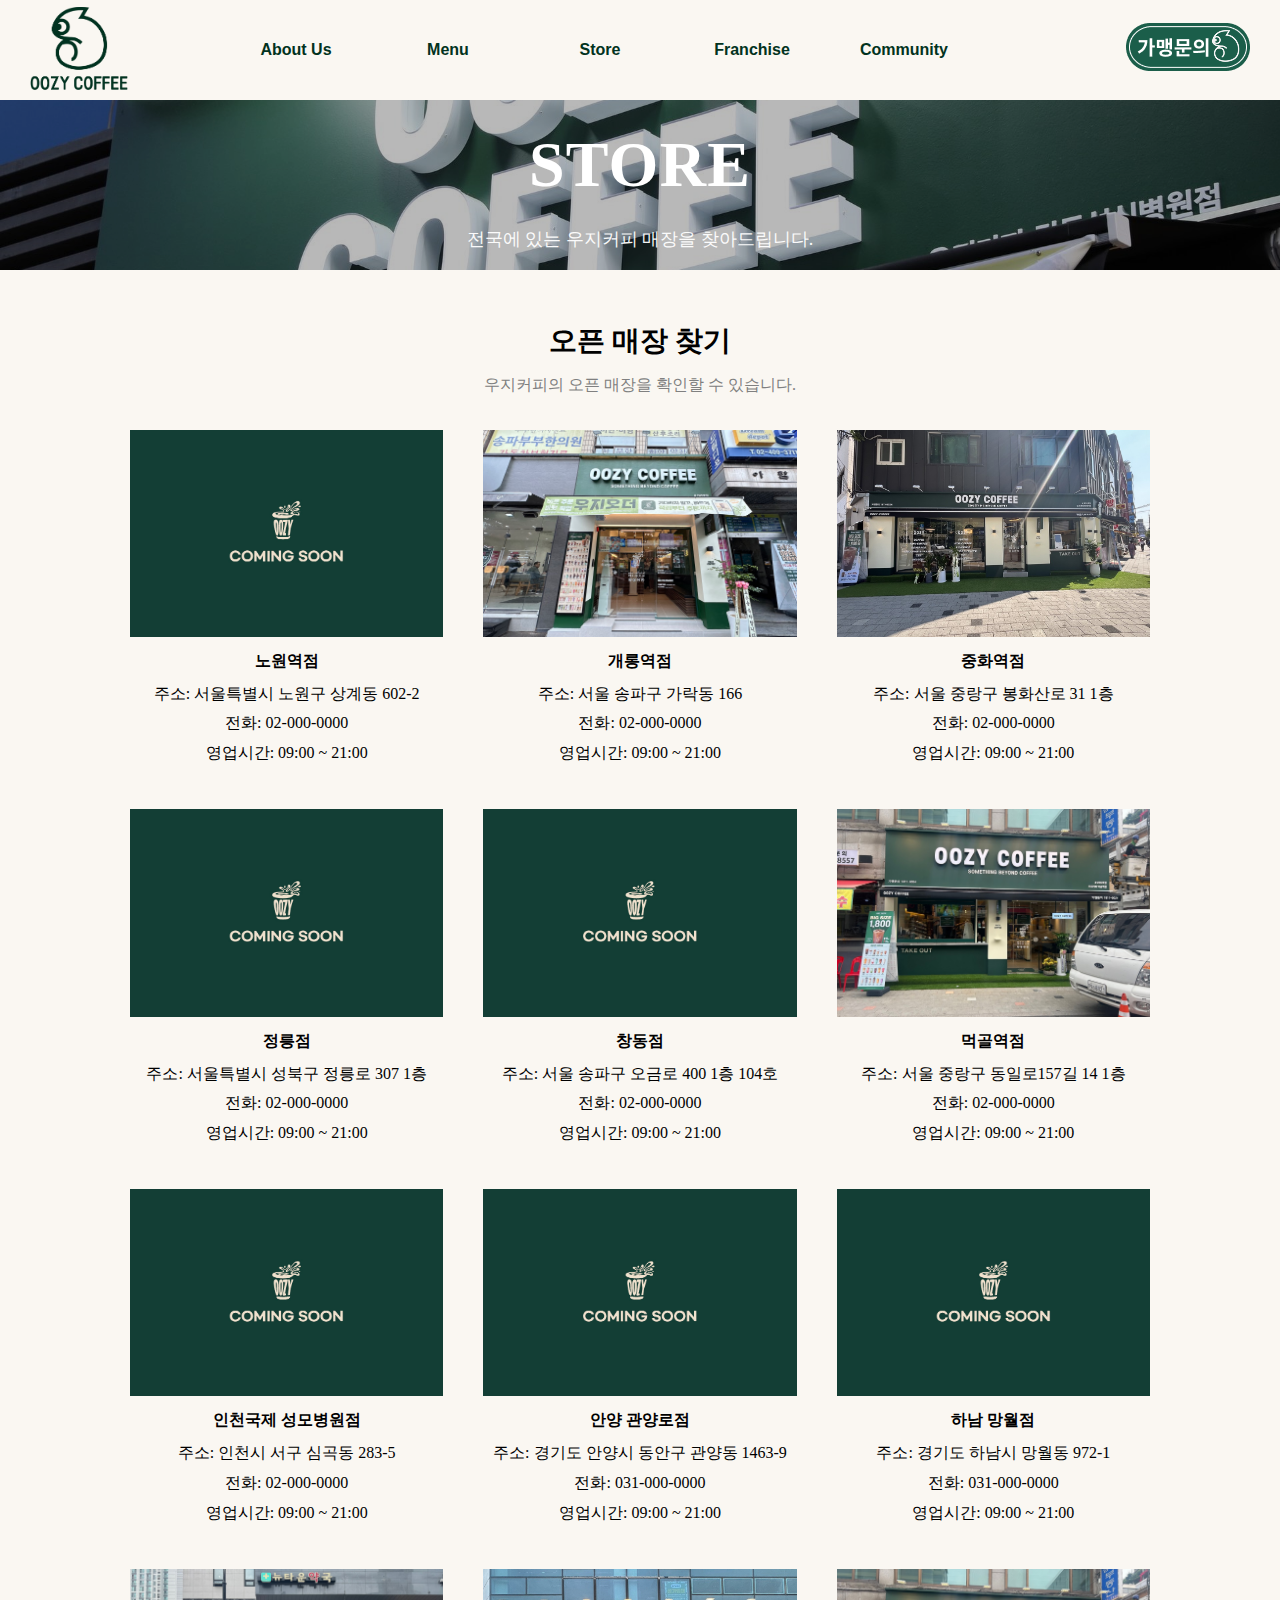
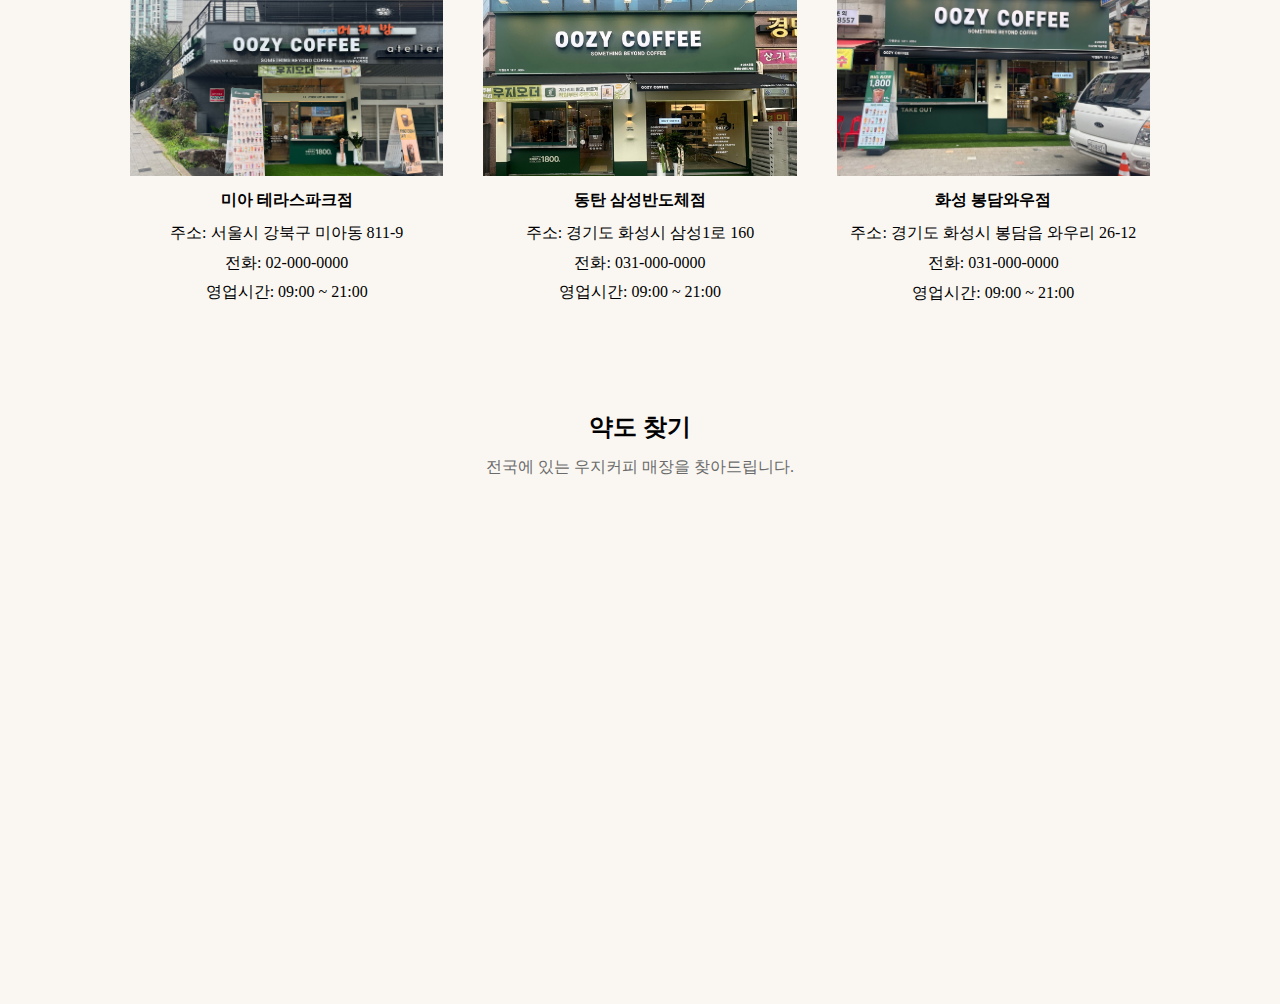
<file: html/finding-store.html>
<!DOCTYPE html>
<html lang="ko">
<head>
    <meta charset="UTF-8">
    <meta name="viewport" content="width=device-width, initial-scale=1.0">
    <link rel="stylesheet" href="../css/reset.css">
    <link rel="stylesheet" href="../css/header.css">
    <link rel="stylesheet" href="../css/finding-store.css">
    <link rel="icon" href="./../img/Header/Logo.png" type="image/png">
    <title>OOZY 매장찾기</title>
</head>
<body>
     <header>
        <h1 class="h_logo">
            <a href="./../index.html">
                <img src="./../img/Header/Logo.png" alt="headerLogo">
            </a>
        </h1>
        <nav class="h_nav">
            <ul>
                <li>
                    <a href="#">
                        About Us
                    </a>
                    <ul class="h_sub_nav">
                        <li>
                            <a href="./OzzyCoffee.html">
                                OOzy Coffee
                            </a>
                        </li>
                    </ul>
                </li>
                <li>
                    <a href="#">
                        Menu
                    </a>
                    <ul class="h_sub_nav">
                        <li>
                            <a href="./newbest.html">
                                New & Best
                            </a>
                        </li>
                        <li>
                            <a href="./coffee.html">
                                Drink
                            </a>
                        </li>
                    </ul>
                </li>
                <li>
                    <a href="#">
                        Store
                    </a>
                    <ul class="h_sub_nav">
                        <li>
                            <a href="./finding-store.html">
                                매장 찾기
                            </a>
                        </li>
                        <li>
                            <a href="./directions.html">
                                오시는 길
                            </a>
                        </li>
                    </ul>
                </li>
                <li>
                    <a href="#">
                        Franchise
                    </a>
                    <ul class="h_sub_nav">
                        <li>
                            <a href="./brand_competitiveness.html">
                                브랜드 경쟁력
                            </a>
                        </li>
                        <li>
                            <a href="./franchiseInquiry.html">
                                가맹 문의
                            </a>
                        </li>
                    </ul>
                </li>
                <li>
                    <a href="#">
                        Community
                    </a>
                    <ul class="h_sub_nav">
                        <li>
                            <a href="./News.html">
                                보도자료
                            </a>
                        </li>
                        <li>
                            <a href="./notice.html">
                                공지사항
                            </a>
                        </li>
                        <li>
                            <a href="./service_center.html">
                                고객상담
                            </a>
                        </li>
                    </ul>
                </li>
            </ul>
            <div class="h_sub_bg"></div>
        </nav>

        <div class="h_btn">
            <div><a href="./franchiseInquiry.html"><img src="./../img/Header/header_btn.png" alt=""></a></div>
            <div class="h_btn_menu"><img src="./../img/Header/icon-menu.png" alt=""></div>
        </div>

        <div class="h_overlay"></div>

        <nav class="h_side_nav">
            <div class="h_side_nav_icon">
                <div><img src="./../img/Header/Logo.png" alt=""></div>
                <div class="h_side_btn_sec"><img src="./../img/Header/icon-esc.png" alt=""></div>
            </div>

            <ul class="h_side_nav_wrap">
                <li>
                    About Us
                    <ul class="h_side_nav_wrap_sub">
                        <li>
                            <a href="./OzzyCoffee.html">
                                OOzy Coffee
                            </a>
                        </li>
                    </ul>
                </li>
                <li>
                    Menu
                    <ul class="h_side_nav_wrap_sub">
                        <li>
                            <a href="./newbest.html">
                                New & Best
                            </a>
                        </li>
                        <li>
                            <a href="./coffee.html">
                                Drink
                            </a>
                        </li>
                    </ul>
                </li>
                <li>
                    store
                    <ul class="h_side_nav_wrap_sub">
                        <li>
                            <a href="./finding-store.html">
                                매장 찾기
                            </a>
                        </li>
                        <li>
                            <a href="./directions.html">
                                오시는 길
                            </a>
                        </li>
                    </ul>
                </li>
                <li>
                    Franchise
                    <ul class="h_side_nav_wrap_sub">
                        <li>
                            <a href="./brand_competitiveness.html">
                                브랜드 경쟁력
                            </a>
                        </li>
                        <li>
                            <a href="./franchiseInquiry.html">
                                가맹 문의
                            </a>
                        </li>
                    </ul>
                </li>
                <li>
                    Community
                    <ul class="h_side_nav_wrap_sub">
                        <li>
                            <a href="./News.html">
                                보도자료
                            </a>
                        </li>
                        <li>
                            <a href="./notice.html">
                                공지사항
                            </a>
                        </li>
                        <li>
                            <a href="./service_center.html">
                                고객상담
                            </a>
                        </li>
                    </ul>
                </li>
            </ul>
        </nav>
    </header>
    <main>
<!-- 배너 -->
<section class="store-banner">
  <img src="./../img/finding-store_img/Finding_Store-banner.jpg" alt="매장 배너">
  <div class="banner-caption">
    <h1>STORE</h1>
    <p>전국에 있는 우지커피 매장을 찾아드립니다.</p>
  </div>
</section>

<!-- 오픈 매장 찾기 -->
<section class="store-list">
  <h2>오픈 매장 찾기</h2>
  <p>우지커피의 오픈 매장을 확인할 수 있습니다.</p>

  <div class="store-grid">
    <!-- 1 -->
    <div class="store-card">
      <img src="./../img/finding-store_img/coming_soon.jpg" alt="노원역점" loading="lazy">
      <h3>노원역점</h3>
      <p>주소: 서울특별시 노원구 상계동 602-2</p>
      <p>전화: 02-000-0000</p>
      <p>영업시간: 09:00 ~ 21:00</p>
    </div>

    <!-- 2 -->
    <div class="store-card">
      <img src="./../img/finding-store_img/Gaerong_Station.jpg" alt="개롱역점" loading="lazy">
      <h3>개롱역점</h3>
      <p>주소: 서울 송파구 가락동 166</p>
      <p>전화: 02-000-0000</p>
      <p>영업시간: 09:00 ~ 21:00</p>
    </div>

    <!-- 3 -->
    <div class="store-card">
      <img src="./../img/finding-store_img/Junghwa_station.jpg" alt="중화역점" loading="lazy">
      <h3>중화역점</h3>
      <p>주소: 서울 중랑구 봉화산로 31 1층</p>
      <p>전화: 02-000-0000</p>
      <p>영업시간: 09:00 ~ 21:00</p>
    </div>

    <!-- 4 -->
    <div class="store-card">
      <img src="./../img/finding-store_img/coming_soon.jpg" alt="정릉점" loading="lazy">
      <h3>정릉점</h3>
      <p>주소: 서울특별시 성북구 정릉로 307 1층</p>
      <p>전화: 02-000-0000</p>
      <p>영업시간: 09:00 ~ 21:00</p>
    </div>

    <!-- 5 -->
    <div class="store-card">
      <img src="./../img/finding-store_img/coming_soon.jpg" alt="창동점" loading="lazy">
      <h3>창동점</h3>
      <p>주소: 서울 송파구 오금로 400 1층 104호</p>
      <p>전화: 02-000-0000</p>
      <p>영업시간: 09:00 ~ 21:00</p>
    </div>

    <!-- 6 -->
    <div class="store-card">
      <img src="./../img/finding-store_img/Mukgol_Station.jpg" alt="먹골역점" loading="lazy">
      <h3>먹골역점</h3>
      <p>주소: 서울 중랑구 동일로157길 14 1층</p>
      <p>전화: 02-000-0000</p>
      <p>영업시간: 09:00 ~ 21:00</p>
    </div>

    <!-- 7 -->
    <div class="store-card">
      <img src="./../img/finding-store_img/coming_soon.jpg" alt="인천국제 성모병원점" loading="lazy">
      <h3>인천국제 성모병원점</h3>
      <p>주소: 인천시 서구 심곡동 283-5</p>
      <p>전화: 02-000-0000</p>
      <p>영업시간: 09:00 ~ 21:00</p>
    </div>

    <!-- 8 -->
    <div class="store-card">
      <img src="./../img/finding-store_img/coming_soon.jpg" alt="안양 관양로점" loading="lazy">
      <h3>안양 관양로점</h3>
      <p>주소: 경기도 안양시 동안구 관양동 1463-9</p>
      <p>전화: 031-000-0000</p>
      <p>영업시간: 09:00 ~ 21:00</p>
    </div>

    <!-- 9 -->
    <div class="store-card">
      <img src="./../img/finding-store_img/coming_soon.jpg" alt="하남 망월점" loading="lazy">
      <h3>하남 망월점</h3>
      <p>주소: 경기도 하남시 망월동 972-1</p>
      <p>전화: 031-000-0000</p>
      <p>영업시간: 09:00 ~ 21:00</p>
    </div>

    <!-- 10 -->
    <div class="store-card">
      <img src="./../img/finding-store_img/Materas_Park.jpg" alt="미아 테라스파크점" loading="lazy">
      <h3>미아 테라스파크점</h3>
      <p>주소: 서울시 강북구 미아동 811-9</p>
      <p>전화: 02-000-0000</p>
      <p>영업시간: 09:00 ~ 21:00</p>
    </div>

    <!-- 11 -->
    <div class="store-card">
      <img src="./../img/finding-store_img/dongtan_sansung.jpg" alt="동탄 삼성반도체점" loading="lazy">
      <h3>동탄 삼성반도체점</h3>
      <p>주소: 경기도 화성시 삼성1로 160</p>
      <p>전화: 031-000-0000</p>
      <p>영업시간: 09:00 ~ 21:00</p>
    </div>

    <!-- 12 -->
    <div class="store-card">
      <img src="./../img/finding-store_img/Bongdam_Wow.jpg" alt="화성 봉담와우점" loading="lazy">
      <h3>화성 봉담와우점</h3>
      <p>주소: 경기도 화성시 봉담읍 와우리 26-12</p>
      <p>전화: 031-000-0000</p>
      <p>영업시간: 09:00 ~ 21:00</p>
    </div>
  </div>

  <!-- 태블릿/모바일 전용 더보기 버튼 (데스크탑은 CSS로 숨김) -->
  <div class="more-wrap">
    <button id="moreBtn" type="button">더보기</button>
  </div>
</section>

<!-- 지도 -->
<section class="store-map">
  <h2>약도 찾기</h2>
  <p>전국에 있는 우지커피 매장을 찾아드립니다.</p>
  <div class="store-map-inner">
    <figure>
        <iframe src="https://www.google.com/maps/embed?pb=!1m16!1m12!1m3!1d807812.8027401953!2d127.18690871249821!3d37.7309723453448!2m3!1f0!2f0!3f0!3m2!1i1024!2i768!4f13.1!2m1!1z7ISc7Jq4IOyasOyngOy7pO2UvA!5e0!3m2!1sko!2skr!4v1755419290962!5m2!1sko!2skr" style="border:0;" allowfullscreen="" loading="lazy" referrerpolicy="no-referrer-when-downgrade"></iframe>
    </figure>
    </div>
    </section>
        
    </main>
    <script src="https://ajax.googleapis.com/ajax/libs/jquery/3.7.1/jquery.min.js"></script>
    <script src="./../js/header_script.js"></script>
    <script src="./../js/finding-store.js"></script>
</body>
</html>
</file>
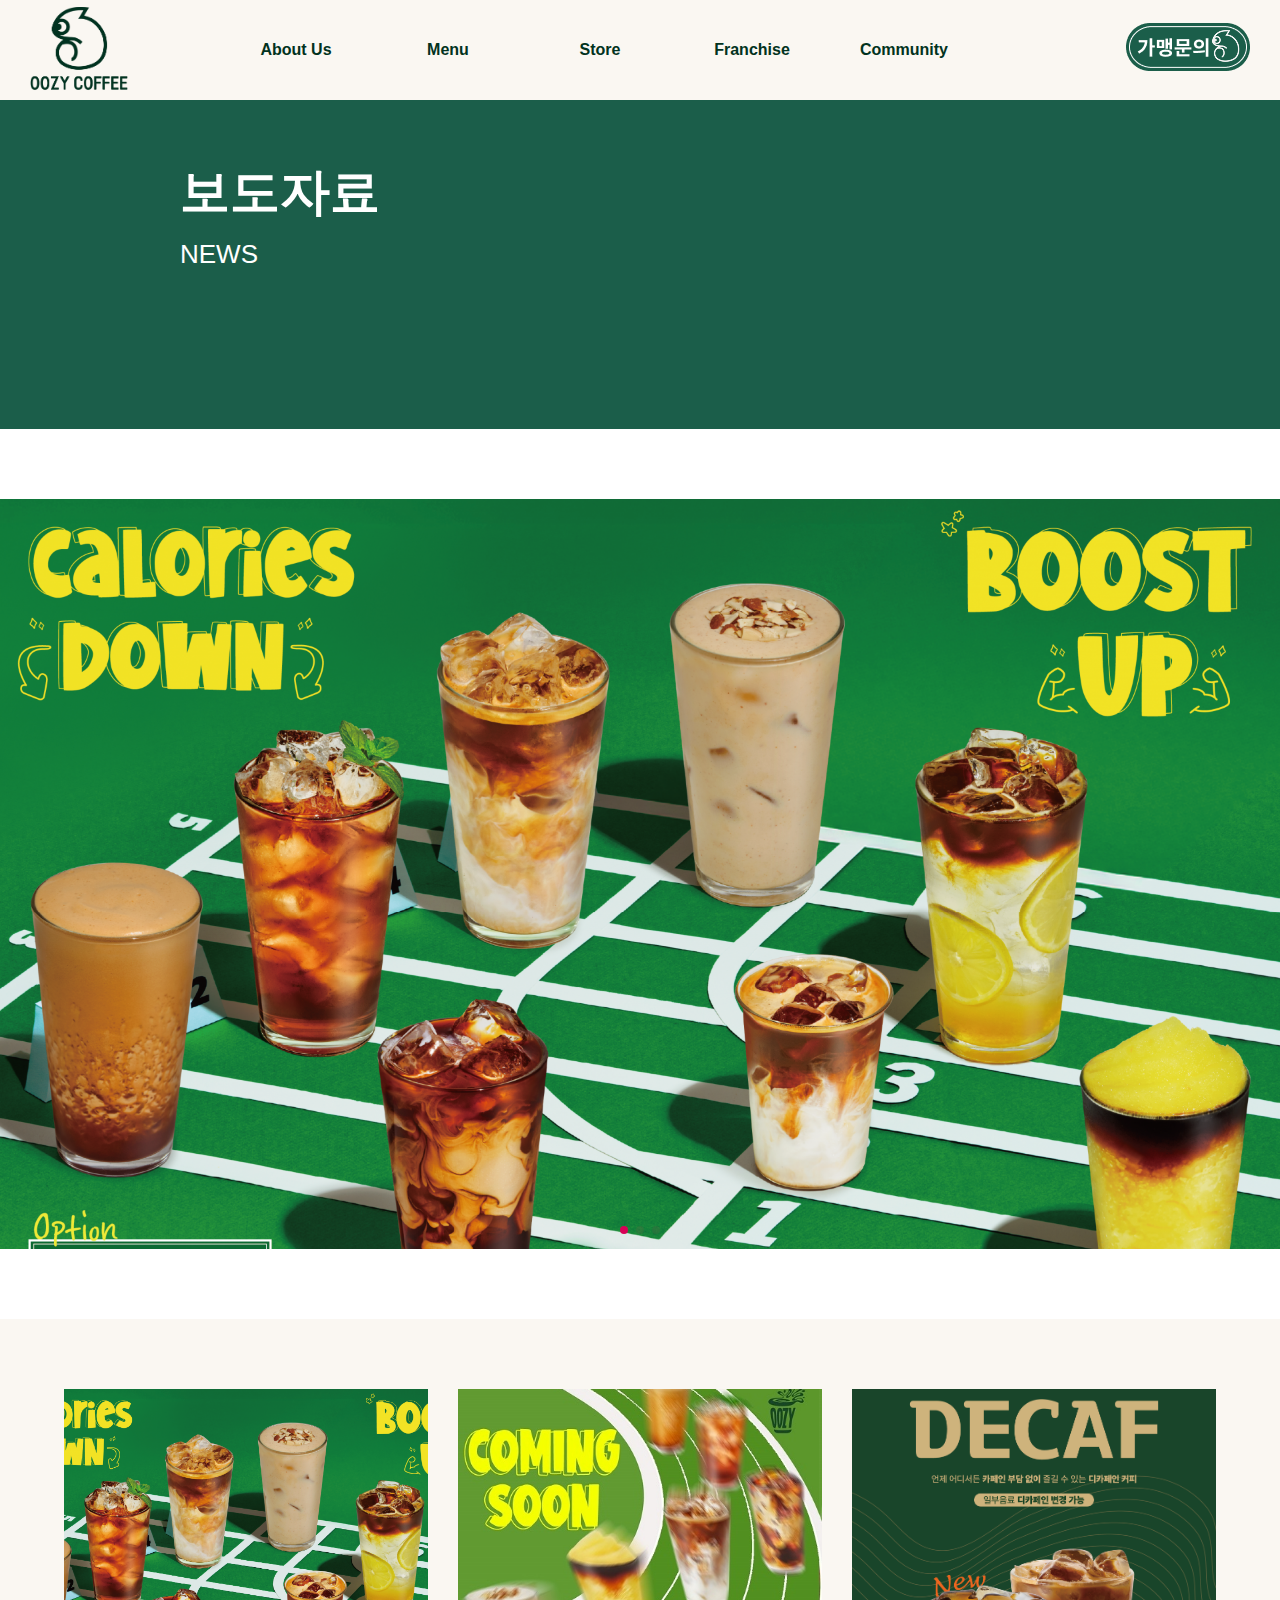
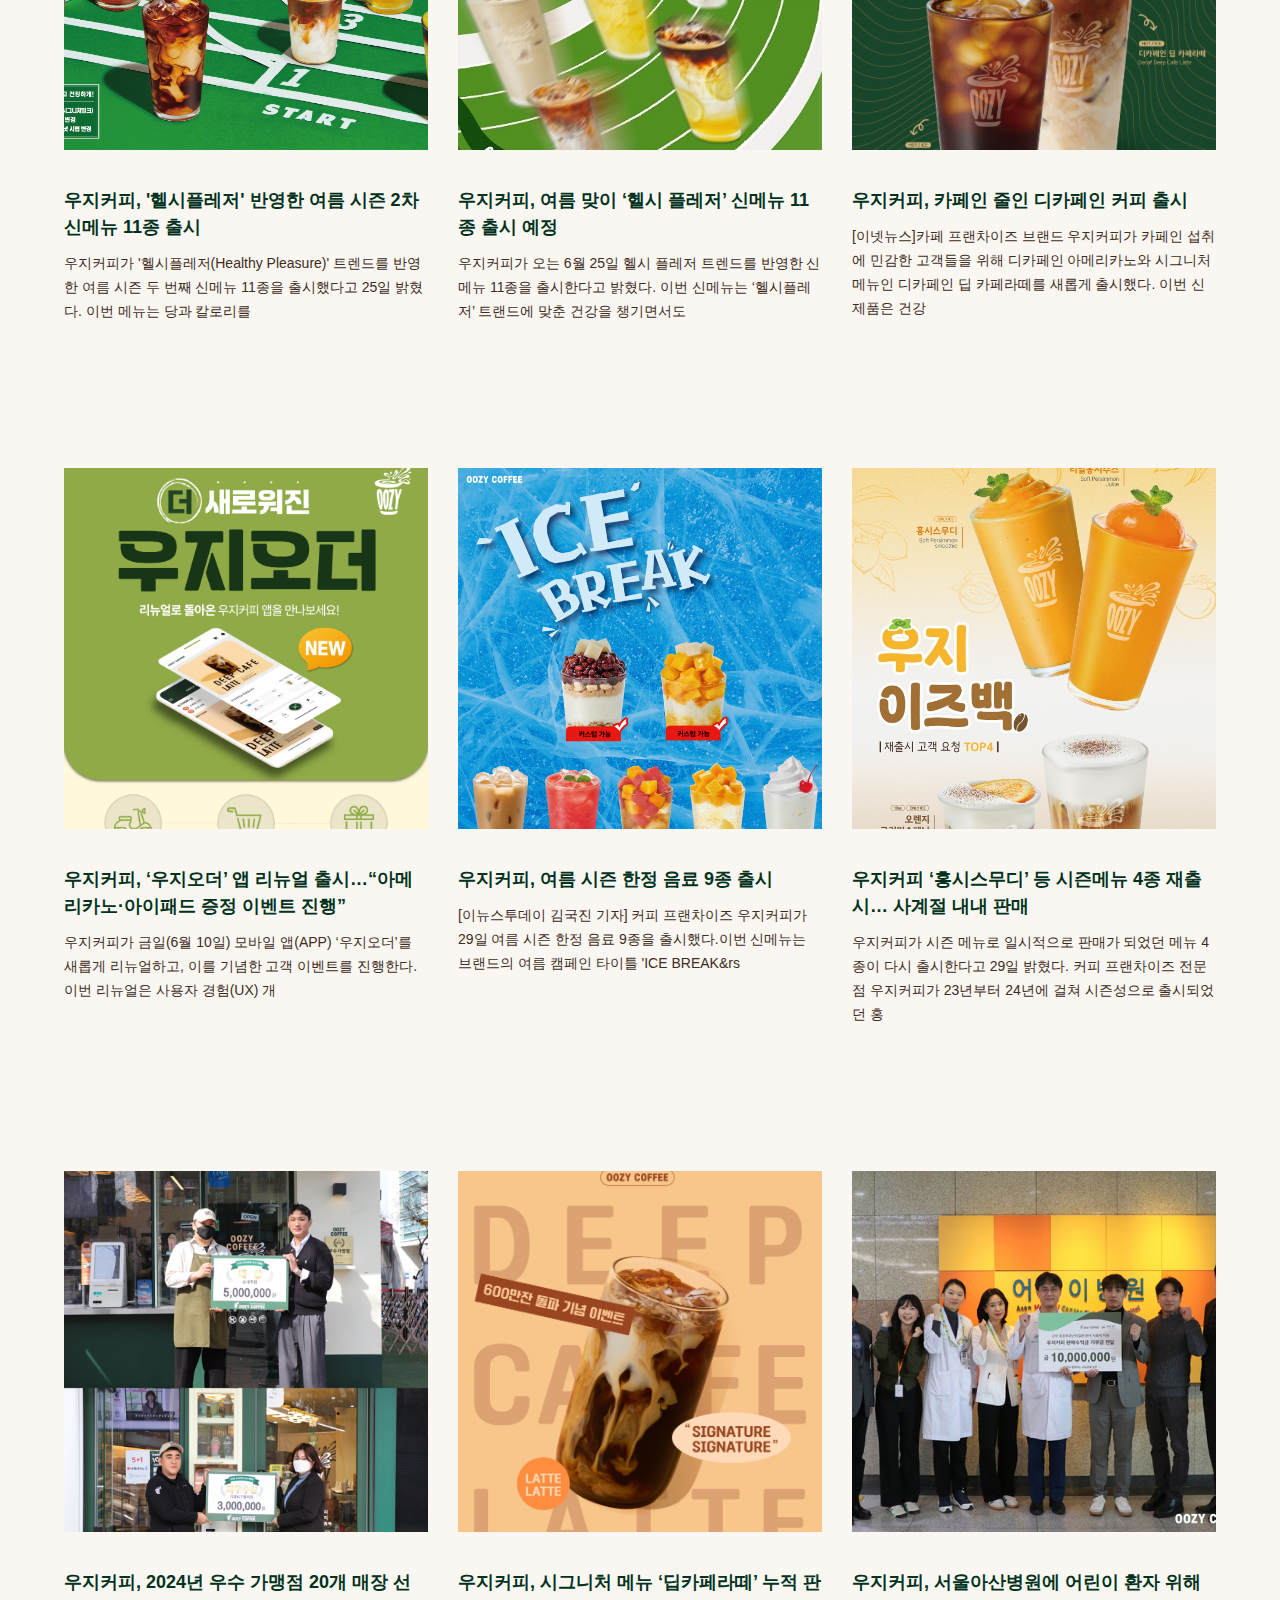
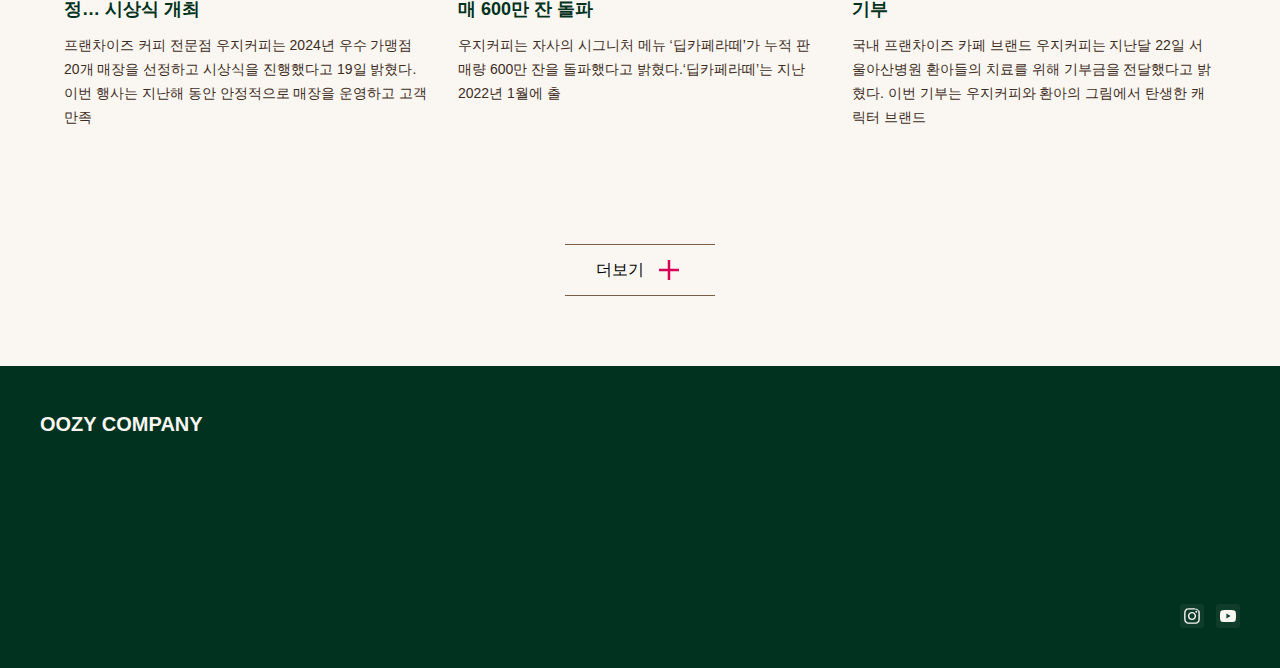
<file: html/News.html>
<!DOCTYPE html>
<html lang="ko">

<head>
    <meta charset="UTF-8">
    <meta name="viewport" content="width=device-width, initial-scale=1.0">
    <link rel="icon" href="./../img/Header/Logo.png" type="image/png">
    <link rel="stylesheet" href="./../css/reset.css">
    <link rel="stylesheet" href="./../css/header.css">
    <link rel="stylesheet" href="./../css/footer.css">
    <link rel="stylesheet" href="./../css/News.css">
    <link rel="stylesheet" href="https://cdn.jsdelivr.net/npm/swiper@11/swiper-bundle.min.css" />
    <link rel="icon" href="./../img/Header/Logo.png" type="image/png">  
    <title>OOZY News</title>
</head>
<body>
       <header>
        <h1 class="h_logo">
            <a href="./../index.html">
                <img src="./../img/Header/Logo.png" alt="headerLogo">
            </a>
        </h1>
        <nav class="h_nav">
            <ul>
                <li>
                    <a href="#">
                        About Us
                    </a>
                    <ul class="h_sub_nav">
                        <li>
                            <a href="./OzzyCoffee.html">
                                OOzy Coffee
                            </a>
                        </li>
                    </ul>
                </li>
                <li>
                    <a href="#">
                        Menu
                    </a>
                    <ul class="h_sub_nav">
                        <li>
                            <a href="./newbest.html">
                                New & Best
                            </a>
                        </li>
                        <li>
                            <a href="./coffee.html">
                                Drink
                            </a>
                        </li>
                    </ul>
                </li>
                <li>
                    <a href="#">
                        Store
                    </a>
                    <ul class="h_sub_nav">
                        <li>
                            <a href="./finding-store.html">
                                매장 찾기
                            </a>
                        </li>
                        <li>
                            <a href="./directions.html">
                                오시는 길
                            </a>
                        </li>
                    </ul>
                </li>
                <li>
                    <a href="#">
                        Franchise
                    </a>
                    <ul class="h_sub_nav">
                        <li>
                            <a href="./brand_competitiveness.html">
                                브랜드 경쟁력
                            </a>
                        </li>
                        <li>
                            <a href="./franchiseInquiry.html">
                                가맹 문의
                            </a>
                        </li>
                    </ul>
                </li>
                <li>
                    <a href="#">
                        Community
                    </a>
                    <ul class="h_sub_nav">
                        <li>
                            <a href="./News.html">
                                보도자료
                            </a>
                        </li>
                        <li>
                            <a href="./notice.html">
                                공지사항
                            </a>
                        </li>
                        <li>
                            <a href="./service_center.html">
                                고객상담
                            </a>
                        </li>
                    </ul>
                </li>
            </ul>
            <div class="h_sub_bg"></div>
        </nav>

        <div class="h_btn">
            <div><a href="./franchiseInquiry.html"><img src="./../img/Header/header_btn.png" alt=""></a></div>
            <div class="h_btn_menu"><img src="./../img/Header/icon-menu.png" alt=""></div>
        </div>

        <div class="h_overlay"></div>

        <nav class="h_side_nav">
            <div class="h_side_nav_icon">
                <div><img src="./../img/Header/Logo.png" alt=""></div>
                <div class="h_side_btn_sec"><img src="./../img/Header/icon-esc.png" alt=""></div>
            </div>

            <ul class="h_side_nav_wrap">
                <li>
                    About Us
                    <ul class="h_side_nav_wrap_sub">
                        <li>
                            <a href="./OzzyCoffee.html">
                                OOzy Coffee
                            </a>
                        </li>
                    </ul>
                </li>
                <li>
                    Menu
                    <ul class="h_side_nav_wrap_sub">
                        <li>
                            <a href="./newbest.html">
                                New & Best
                            </a>
                        </li>
                        <li>
                            <a href="./coffee.html">
                                Drink
                            </a>
                        </li>
                    </ul>
                </li>
                <li>
                    store
                    <ul class="h_side_nav_wrap_sub">
                        <li>
                            <a href="./finding-store.html">
                                매장 찾기
                            </a>
                        </li>
                        <li>
                            <a href="./directions.html">
                                오시는 길
                            </a>
                        </li>
                    </ul>
                </li>
                <li>
                    Franchise
                    <ul class="h_side_nav_wrap_sub">
                        <li>
                            <a href="./brand_competitiveness.html">
                                브랜드 경쟁력
                            </a>
                        </li>
                        <li>
                            <a href="./franchiseInquiry.html">
                                가맹 문의
                            </a>
                        </li>
                    </ul>
                </li>
                <li>
                    Community
                    <ul class="h_side_nav_wrap_sub">
                        <li>
                            <a href="./News.html">
                                보도자료
                            </a>
                        </li>
                        <li>
                            <a href="./notice.html">
                                공지사항
                            </a>
                        </li>
                        <li>
                            <a href="./service_center.html">
                                고객상담
                            </a>
                        </li>
                    </ul>
                </li>
            </ul>
        </nav>
    </header>
    <main>
        <section class="sec1_main_tit">
            <article>
                <h1>보도자료</h1>
                <h4>NEWS</h4>
            </article>
        </section>
        <section class="sec2_main_slide">
            <article class="swiper sec2_main_slide_wrap">
                <div class="swiper-wrapper">
                    <div class="swiper-slide">
                        <a href="">
                            <img src="./../img/News/list_1.png" alt="">
                        </a>
                    </div>
                    <div class="swiper-slide">
                        <a href="">
                            <img src="./../img/News/list_2.jpg" alt="">
                        </a>
                    </div>
                    <div class="swiper-slide slide_img_third">
                        <a href="">
                            <img src="./../img/News/list_3.jpg" alt="">
                        </a>
                    </div>
                </div>
                <div class="swiper-pagination"></div>
            </article>
        </section>
        <section class="sec3_arti_wrap">
            <article class="sec3_arti">
                <figure>
                    <div class="sec3_arti_img">
                        <a href="">
                            <img src="./../img/News/list_1.png" alt="">
                        </a>
                    </div>
                    <figcaption>
                        <h4>
                            <a href="">
                                우지커피, '헬시플레저' 반영한 여름 시즌 2차 신메뉴 11종 출시
                            </a>
                        </h4>
                        <p>
                            <a href="">
                                우지커피가 '헬시플레저(Healthy Pleasure)' 트렌드를 반영한 여름 시즌 두 번째 신메뉴 11종을 출시했다고 25일 밝혔다. 이번 메뉴는 당과
                                칼로리를
                            </a>
                        </p>
                    </figcaption>
                </figure>
                <figure>
                    <div class="sec3_arti_img">
                        <a href="">
                            <img src="./../img/News/list_2.jpg" alt="">
                        </a>
                    </div>
                    <figcaption>
                        <h4>
                            <a href="">
                                우지커피, 여름 맞이 ‘헬시 플레저’ 신메뉴 11종 출시 예정
                            </a>
                        </h4>
                        <p>
                            <a href="">
                                우지커피가 오는 6월 25일 헬시 플레저 트렌드를 반영한 신메뉴 11종을 출시한다고 밝혔다. 이번 신메뉴는 ‘헬시플레저’ 트랜드에 맞춘 건강을 챙기면서도
                            </a>
                        </p>
                    </figcaption>
                </figure>
                <figure>
                    <div class="sec3_arti_img">
                        <a href="">
                            <img src="./../img/News/list_3.jpg" alt="">
                        </a>
                    </div>
                    <figcaption>
                        <h4>
                            <a href="">
                                우지커피, 카페인 줄인 디카페인 커피 출시
                            </a>
                        </h4>
                        <p>
                            <a href="">
                                [이넷뉴스]카페 프랜차이즈 브랜드 우지커피가 카페인 섭취에 민감한 고객들을 위해 디카페인 아메리카노와 시그니처 메뉴인 디카페인 딥 카페라떼를 새롭게 출시했다.
                                이번 신제품은 건강
                            </a>
                        </p>
                    </figcaption>
                </figure>
                <figure>
                    <div class="sec3_arti_img">
                        <a href="">
                            <img src="./../img/News/list_4.png" alt="">
                        </a>
                    </div>
                    <figcaption>
                        <h4>
                            <a href="">
                                우지커피, ‘우지오더’ 앱 리뉴얼 출시…“아메리카노·아이패드 증정 이벤트 진행”
                            </a>
                        </h4>
                        <p>
                            <a href="">
                                우지커피가 금일(6월 10일) 모바일 앱(APP) ‘우지오더’를 새롭게 리뉴얼하고, 이를 기념한 고객 이벤트를 진행한다.이번 리뉴얼은 사용자 경험(UX) 개
                            </a>
                        </p>
                    </figcaption>
                </figure>
                <figure>
                    <div class="sec3_arti_img">
                        <a href="">
                            <img src="./../img/News/list_5.png" alt="">
                        </a>
                    </div>
                    <figcaption>
                        <h4>
                            <a href="">
                                우지커피, 여름 시즌 한정 음료 9종 출시
                            </a>
                        </h4>
                        <p>
                            <a href="">[이뉴스투데이 김국진 기자] 커피 프랜차이즈 우지커피가 29일 여름 시즌 한정 음료 9종을 출시했다.이번 신메뉴는 브랜드의 여름 캠페인 타이틀
                                'ICE BREAK&rs
                            </a>
                        </p>
                    </figcaption>
                </figure>
                <figure class="displayNone_mob">
                    <div class="sec3_arti_img">
                        <a href="">
                            <img src="./../img/News/list_6.jpg" alt="">
                        </a>
                    </div>
                    <figcaption>
                        <h4>
                            <a href="">
                                우지커피 ‘홍시스무디’ 등 시즌메뉴 4종 재출시… 사계절 내내 판매
                            </a>
                        </h4>
                        <p>
                            <a href="">
                                우지커피가 시즌 메뉴로 일시적으로 판매가 되었던 메뉴 4종이 다시 출시한다고 29일 밝혔다. 커피 프랜차이즈 전문점 우지커피가 23년부터 24년에 걸쳐
                                시즌성으로 출시되었던 홍
                            </a>
                        </p>
                    </figcaption>
                </figure>
                <figure class="displayNone_mob">
                    <div class="sec3_arti_img">
                        <a href="">
                            <img src="./../img/News/list_7.png" alt="">
                        </a>
                    </div>
                    <figcaption>
                        <h4>
                            <a href="">
                                우지커피, 2024년 우수 가맹점 20개 매장 선정… 시상식 개최
                            </a>
                        </h4>
                        <p>
                            <a href="">
                                프랜차이즈 커피 전문점 우지커피는 2024년 우수 가맹점 20개 매장을 선정하고 시상식을 진행했다고 19일 밝혔다. 이번 행사는 지난해 동안 안정적으로 매장을
                                운영하고 고객 만족
                            </a>
                        </p>
                    </figcaption>
                </figure>
                <figure class="displayNone_mob">
                    <div class="sec3_arti_img">
                        <a href="">
                            <img src="./../img/News/list_8.jpg" alt="">
                        </a>
                    </div>
                    <figcaption>
                        <h4>
                            <a href="">
                                우지커피, 시그니처 메뉴 ‘딥카페라떼’ 누적 판매 600만 잔 돌파
                            </a>
                        </h4>
                        <p>
                            <a href="">
                                우지커피는 자사의 시그니처 메뉴 ‘딥카페라떼’가 누적 판매량 600만 잔을 돌파했다고 밝혔다.‘딥카페라떼’는 지난 2022년 1월에 출
                            </a>
                        </p>
                    </figcaption>
                </figure>
                <figure class="displayNone_tab displayNone_mob">
                    <div class="sec3_arti_img">
                        <a href="">
                            <img src="./../img/News/list_9.jpg" alt="">
                        </a>
                    </div>
                    <figcaption>
                        <h4>
                            <a href="">
                                우지커피, 서울아산병원에 어린이 환자 위해 기부
                            </a>
                        </h4>
                        <p>
                            <a href="">
                                국내 프랜차이즈 카페 브랜드 우지커피는 지난달 22일 서울아산병원 환아들의 치료를 위해 기부금을 전달했다고 밝혔다. 이번 기부는 우지커피와 환아의 그림에서
                                탄생한 캐릭터 브랜드
                            </a>
                        </p>
                    </figcaption>
                </figure>
            </article>
            <article class="sec3_plus_btn">
                <div>
                    <a href="">
                        <p>더보기</p>
                        <div>
                            <img src="./../img/News/icon-plus.png" alt="">
                        </div>
                    </a>
                </div>
            </article>
        </section>
    </main>

            <!-- Top Button -->
    <a href="#" class="top_btn" id="topBtn"><img src="./../img/footer/icon_top.png" alt="footerIcon"></a>

    <footer class="footer">
        <div class="footer-inner">
            <div class="footer-left">
                <h3 class="footer-title">OOZY COMPANY</h3>
                <div class="footer-info">
                    <p class="fade-up"><strong>법인명 :</strong> (주)우지컴퍼니 | <strong>대표자 :</strong> 최희주</p>
                    <p class="fade-up"><strong>소재지 :</strong> 서울특별시 성동구 아차산로 7(성수동 1가) </p>
                    <p class="fade-up"><strong>사업자등록번호 :</strong> 509-81-07187</p>
                    <p class="fade-up"><strong>대표번호 :</strong> 1588-1588 &nbsp; | &nbsp; <strong>FAX :</strong>
                        02-943-4735</p>
                    <p class="footer-copy fade-up">Copyright ⓒ 2025 우지커피(OOZYCOFFEE) All rights reserved.</p>
                </div>
            </div>

            <div class="footer-right">
                <ul class="footer-menu">
                    <li class="fade-up"><a href="#" class="open-modal" data-target="termsModal">이용약관</a></li>
                    <li class="fade-up"><a href="#" class="open-modal" data-target="privacyModal">개인정보처리방침</a></li>
                </ul>

                <div class="footer-sns">
                    <a href="https://www.instagram.com/oozy.coffee_official/" target="_blank" title="Instagram">
                        <svg width="16" height="16" viewBox="0 0 512 512" fill="none">
                            <path
                                d="M256 49.5c67.3 0 75.2.3 101.8 1.5 24.6 1.1 37.9 5.2 46.8 8.7 11.8 4.6 20.2 10 29 18.8s14.3 17.2 18.8 29c3.4 8.9 7.6 22.2 8.7 46.8 1.2 26.6 1.5 34.5 1.5 101.8s-.3 75.2-1.5 101.8c-1.1 24.6-5.2 37.9-8.7 46.8-4.6 11.8-10 20.2-18.8 29s-17.2 14.3-29 18.8c-8.9 3.4-22.2 7.6-46.8 8.7-26.6 1.2-34.5 1.5-101.8 1.5s-75.2-.3-101.8-1.5c-24.6-1.1-37.9-5.2-46.8-8.7-11.8-4.6-20.2-10-29-18.8s-14.3-17.2-18.8-29c-3.4-8.9-7.6-22.2-8.7-46.8-1.2-26.6-1.5-34.5-1.5-101.8s.3-75.2 1.5-101.8c1.1-24.6 5.2-37.9 8.7-46.8 4.6-11.8 10-20.2 18.8-29s17.2-14.3 29-18.8c8.9-3.4 22.2-7.6 46.8-8.7 26.6-1.2 34.5-1.5 101.8-1.5m0-45.4c-68.4 0-77 .3-103.9 1.5C125.3 6.8 107 11.1 91.4 17.3c-16.6 6.4-30.6 15.1-44.6 29.1-14 14-22.6 28.1-29.1 44.6-6.2 15.6-10.5 33.9-11.7 60.6C4.8 179 4.5 187.6 4.5 256s.3 77 1.5 103.9c1.2 26.7 5.5 45 11.7 60.6 6.4 16.6 15.1 30.6 29.1 44.6 14 14 28.1 22.6 44.6 29.1 15.6 6.2 33.9 10.5 60.6 11.7 26.9 1.2 35.4 1.5 103.9 1.5s77-.3 103.9-1.5c26.7-1.2 45-5.5 60.6-11.7 16.6-6.4 30.6-15.1 44.6-29.1 14-14 22.6-28.1 29.1-44.6 6.2-15.6 10.5-33.9 11.7-60.6 1.2-26.9 1.5-35.4 1.5-103.9s-.3-77-1.5-103.9c-1.2-26.7-5.5-45-11.7-60.6C471.4 82.5 462.7 68.5 448.7 54.5c-14-14-28.1-22.6-44.6-29.1-15.6-6.2-33.9-10.5-60.6-11.7C333 4.8 324.4 4.5 256 4.5z"
                                fill="#FAF7F2" />
                            <path
                                d="M256 124.5c-72.6 0-131.5 58.9-131.5 131.5S183.4 387.5 256 387.5 387.5 328.6 387.5 256 328.6 124.5 256 124.5zm0 216.8c-47.1 0-85.3-38.2-85.3-85.3s38.2-85.3 85.3-85.3 85.3 38.2 85.3 85.3-38.2 85.3-85.3 85.3z"
                                fill="#FAF7F2" />
                            <circle cx="393.5" cy="118.5" r="30.7" fill="#FAF7F2" />
                        </svg>
                    </a>
                    <a href="https://www.youtube.com/@oozycoffee" target="_blank" title="YouTube">
                        <svg width="16" height="16" viewBox="0 0 512 384" fill="none">
                            <path
                                d="M501.3 56.4c-5.9-21.6-23.3-38.6-45.4-44.4C415.9 0 256 0 256 0S96.1 0 56.1 12C34 17.8 16.6 34.8 10.7 56.4 0 96.4 0 192 0 192s0 95.6 10.7 135.6c5.9 21.6 23.3 38.6 45.4 44.4C96.1 384 256 384 256 384s159.9 0 199.9-12c22.1-5.8 39.5-22.8 45.4-44.4C512 287.6 512 192 512 192s0-95.6-10.7-135.6zM205 272V112l133 80-133 80z"
                                fill="#FAF7F2" />
                        </svg>
                    </a>
                </div>
            </div>
        </div>
    </footer>


    <!-- 이용약관 모달 -->
    <div class="footer-modal" id="termsModal">
        <div class="footer-modal-content">
            <button class="footer-modal-close">&#10005;</button>
            <h2>이용약관</h2>
            <p>
                <br><br>
                <strong>제1조 (목적)</strong><br>
                이 약관은 (주)우지컴퍼니가 운영하는 우지커피 웹사이트에서 제공하는 모든 서비스의 이용조건 및 절차, 이용자와 당사의 권리, 의무, 책임사항과 기타 필요한 사항을 규정함을 목적으로
                합니다.
                <br><br>
                <strong>제2조 (정의)</strong><br>
                1. "서비스"란 당사가 제공하는 모든 서비스를 의미합니다.<br>
                2. "이용자"란 당사의 서비스에 접속하여 이 약관에 따라 당사가 제공하는 서비스를 받는 회원 및 비회원을 말합니다.<br>
                3. "회원"이라 함은 당사에 개인정보를 제공하여 회원등록을 한 자로서 당사의 정보를 지속적으로 제공받으며 당사가 제공하는 서비스를 계속적으로 이용할 수 있는 자를 말합니다.
                <br><br>
                <strong>제3조 (약관의 공시 및 효력과 변경)</strong><br>
                1. 이 약관은 당사 웹사이트에 게시하거나 기타의 방법으로 이용자에게 공지함으로써 효력을 발생합니다.<br>
                2. 당사는 합리적인 사유가 발생할 경우에는 이 약관을 변경할 수 있으며, 약관을 변경하고자 하는 경우에는 적용일자 및 개정사유를 명시하여 현행약관과 함께 당사 웹사이트의 초기화면에 그
                적용일자 7일 이전부터 적용일자 전일까지 공지합니다.
            </p>
        </div>
    </div>

    <!-- 개인정보처리방침 모달 -->
    <div class="footer-modal" id="privacyModal">
        <div class="footer-modal-content">
            <button class="footer-modal-close">&#10005;</button>
            <h2>개인정보처리방침</h2>
            <p>
                <br><br>
                <strong>1. 개인정보의 처리목적</strong><br>
                (주)우지컴퍼니는 다음의 목적을 위하여 개인정보를 처리합니다. 처리하고 있는 개인정보는 다음의 목적 이외의 용도로는 이용되지 않으며, 이용 목적이 변경되는 경우에는 개인정보보호법
                제18조에 따라 별도의 동의를 받는 등 필요한 조치를 이행할 예정입니다.
                <br><br>
                가. 홈페이지 회원가입 및 관리<br>
                회원가입의사 확인, 회원제 서비스 제공에 따른 본인 식별·인증, 회원자격 유지·관리, 서비스 부정이용 방지, 만14세 미만 아동 개인정보 수집 시 법정대리인 동의여부 확인, 각종
                고지·통지, 고충처리 목적으로 개인정보를 처리합니다.
                <br><br>
                나. 민원사무 처리<br>
                민원인의 신원 확인, 민원사항 확인, 사실조사를 위한 연락·통지, 처리결과 통보 목적으로 개인정보를 처리합니다.
                <br><br>
                <strong>2. 개인정보의 처리 및 보유기간</strong><br>
                ① (주)우지컴퍼니는 법령에 따른 개인정보 보유·이용기간 또는 정보주체로부터 개인정보를 수집 시에 동의받은 개인정보 보유·이용기간 내에서 개인정보를 처리·보유합니다.
                <br><br>
                ② 각각의 개인정보 처리 및 보유 기간은 다음과 같습니다.<br>
                - 홈페이지 회원가입 및 관리: 3년<br>
                - 계약 또는 청약철회 등에 관한 기록: 5년<br>
                - 대금결제 및 재화 등의 공급에 관한 기록: 5년<br>
                - 소비자의 불만 또는 분쟁처리에 관한 기록: 3년
            </p>
        </div>
    </div>

<script src="https://ajax.googleapis.com/ajax/libs/jquery/3.7.1/jquery.min.js"></script>
<script src="https://cdn.jsdelivr.net/npm/swiper@11/swiper-bundle.min.js"></script>
<script src="./../js/header_script.js"></script>
<script src="./../js/News.js"></script>
<script src="./../js/footer.js"></script>

</body>

</html>
</file>
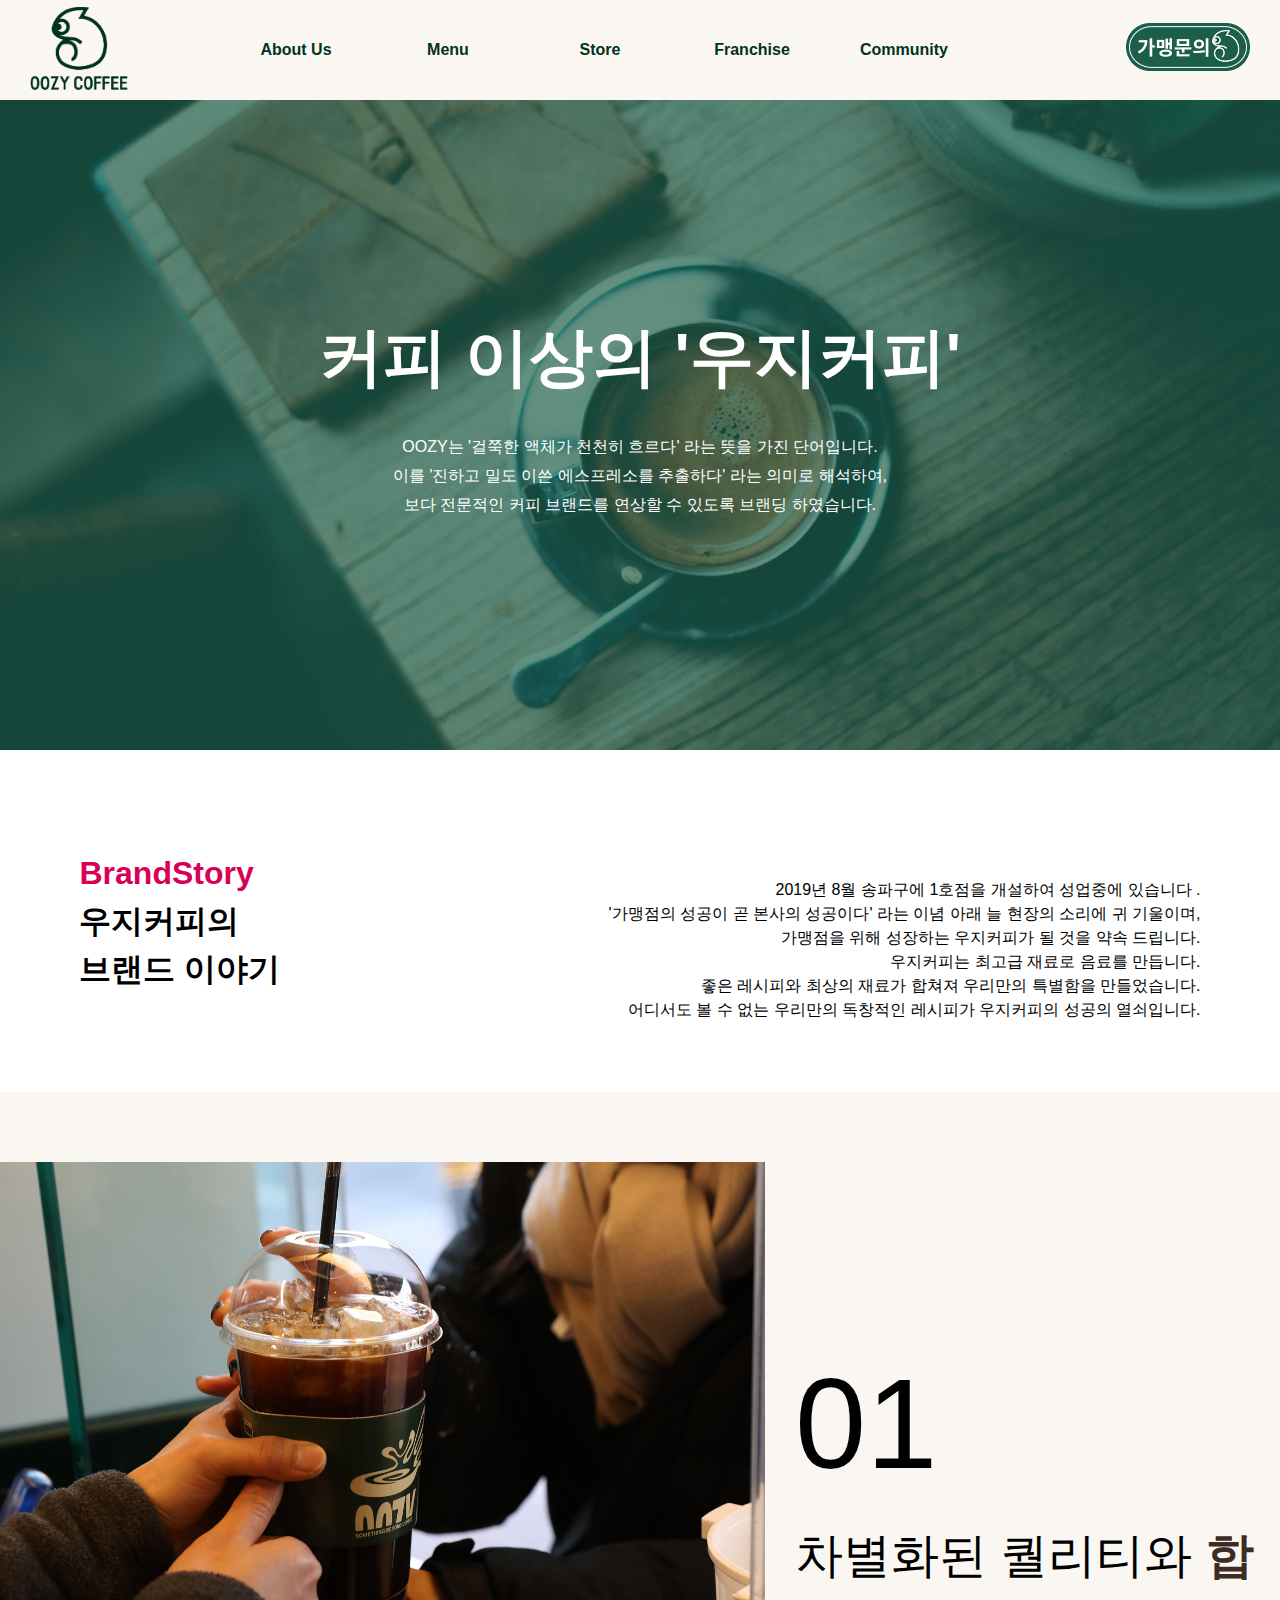
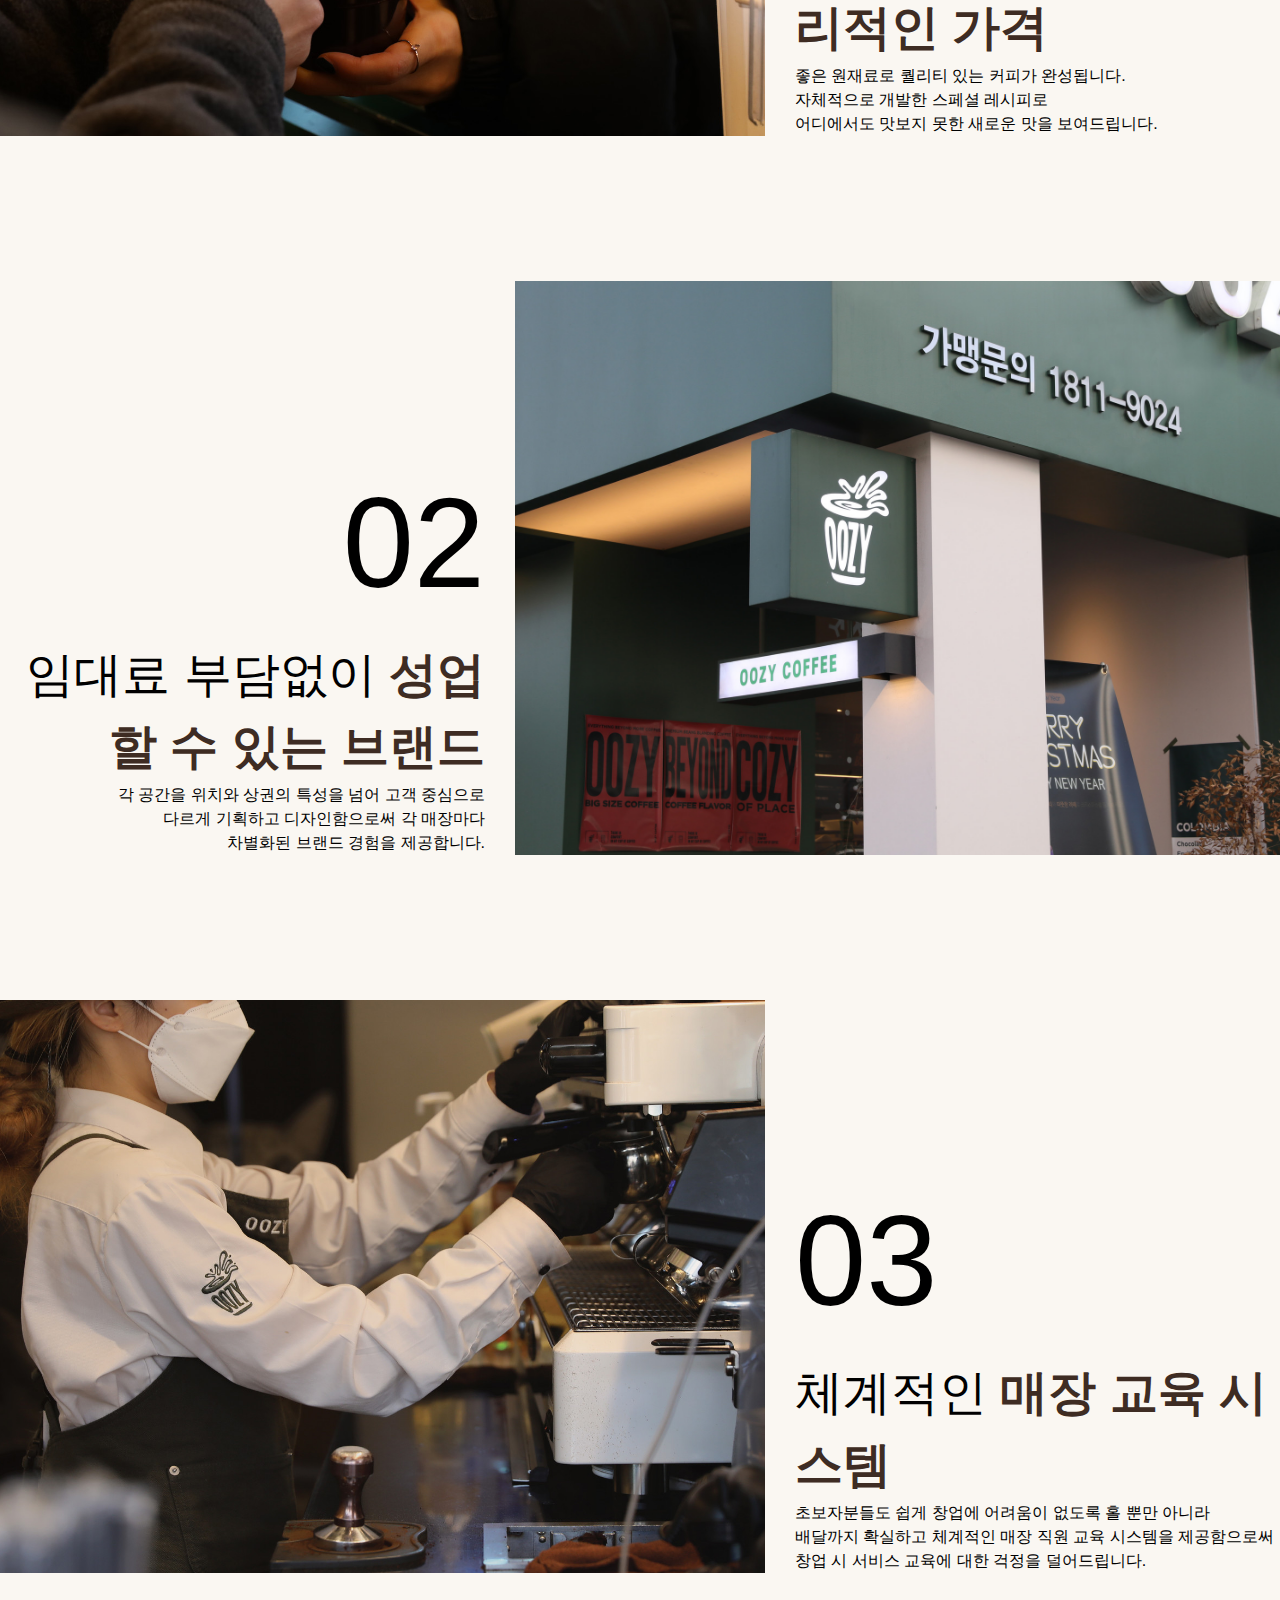
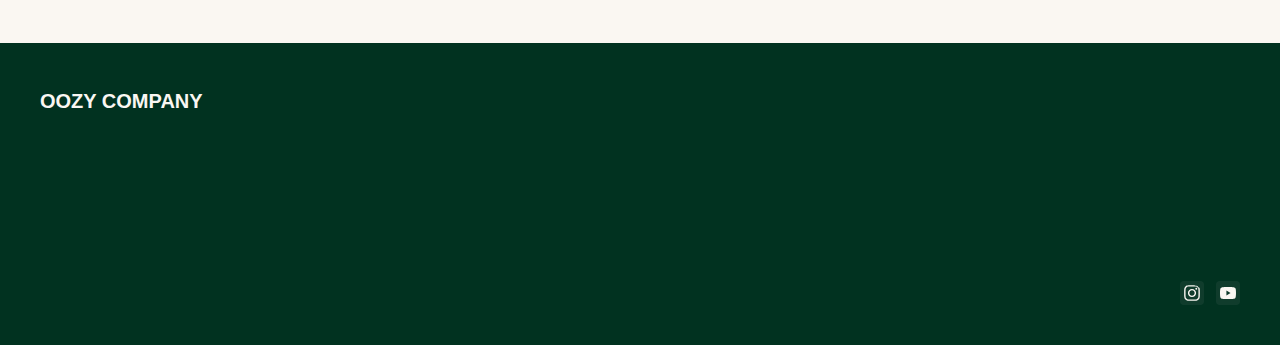
<file: html/OzzyCoffee.html>
<!DOCTYPE html>
<html lang="ko">

<head>
    <meta charset="UTF-8">
    <meta name="viewport" content="width=device-width, initial-scale=1.0">
    <link rel="stylesheet" href="./../css/reset.css">
    <link rel="stylesheet" href="./../css/header.css">
    <link rel="stylesheet" href="./../css/footer.css">
    <link rel="stylesheet" href="./../css/OzzyCoffee.css">
    <link rel="stylesheet" href="https://cdn.jsdelivr.net/npm/swiper@11/swiper-bundle.min.css" /> 
    <link rel="icon" href="./../img/Header/Logo.png" type="image/png">
    <title>OOZY About</title>
</head>
<body>
       <header>
        <h1 class="h_logo">
            <a href="./../index.html">
                <img src="./../img/Header/Logo.png" alt="headerLogo">
            </a>
        </h1>
        <nav class="h_nav">
            <ul>
                <li>
                    <a href="#">
                        About Us
                    </a>
                    <ul class="h_sub_nav">
                        <li>
                            <a href="./OzzyCoffee.html">
                                OOzy Coffee
                            </a>
                        </li>
                    </ul>
                </li>
                <li>
                    <a href="#">
                        Menu
                    </a>
                    <ul class="h_sub_nav">
                        <li>
                            <a href="./newbest.html">
                                New & Best
                            </a>
                        </li>
                        <li>
                            <a href="./coffee.html">
                                Drink
                            </a>
                        </li>
                    </ul>
                </li>
                <li>
                    <a href="#">
                        Store
                    </a>
                    <ul class="h_sub_nav">
                        <li>
                            <a href="./finding-store.html">
                                매장 찾기
                            </a>
                        </li>
                        <li>
                            <a href="./directions.html">
                                오시는 길
                            </a>
                        </li>
                    </ul>
                </li>
                <li>
                    <a href="#">
                        Franchise
                    </a>
                    <ul class="h_sub_nav">
                        <li>
                            <a href="./brand_competitiveness.html">
                                브랜드 경쟁력
                            </a>
                        </li>
                        <li>
                            <a href="./franchiseInquiry.html">
                                가맹 문의
                            </a>
                        </li>
                    </ul>
                </li>
                <li>
                    <a href="#">
                        Community
                    </a>
                    <ul class="h_sub_nav">
                        <li>
                            <a href="./News.html">
                                보도자료
                            </a>
                        </li>
                        <li>
                            <a href="./notice.html">
                                공지사항
                            </a>
                        </li>
                        <li>
                            <a href="./service_center.html">
                                고객상담
                            </a>
                        </li>
                    </ul>
                </li>
            </ul>
            <div class="h_sub_bg"></div>
        </nav>

        <div class="h_btn">
            <div><a href="./franchiseInquiry.html"><img src="./../img/Header/header_btn.png" alt=""></a></div>
            <div class="h_btn_menu"><img src="./../img/Header/icon-menu.png" alt=""></div>
        </div>

        <div class="h_overlay"></div>

        <nav class="h_side_nav">
            <div class="h_side_nav_icon">
                <div><img src="./../img/Header/Logo.png" alt=""></div>
                <div class="h_side_btn_sec"><img src="./../img/Header/icon-esc.png" alt=""></div>
            </div>

            <ul class="h_side_nav_wrap">
                <li>
                    About Us
                    <ul class="h_side_nav_wrap_sub">
                        <li>
                            <a href="./OzzyCoffee.html">
                                OOzy Coffee
                            </a>
                        </li>
                    </ul>
                </li>
                <li>
                    Menu
                    <ul class="h_side_nav_wrap_sub">
                        <li>
                            <a href="./newbest.html">
                                New & Best
                            </a>
                        </li>
                        <li>
                            <a href="./coffee.html">
                                Drink
                            </a>
                        </li>
                    </ul>
                </li>
                <li>
                    store
                    <ul class="h_side_nav_wrap_sub">
                        <li>
                            <a href="./finding-store.html">
                                매장 찾기
                            </a>
                        </li>
                        <li>
                            <a href="./directions.html">
                                오시는 길
                            </a>
                        </li>
                    </ul>
                </li>
                <li>
                    Franchise
                    <ul class="h_side_nav_wrap_sub">
                        <li>
                            <a href="./brand_competitiveness.html">
                                브랜드 경쟁력
                            </a>
                        </li>
                        <li>
                            <a href="./franchiseInquiry.html">
                                가맹 문의
                            </a>
                        </li>
                    </ul>
                </li>
                <li>
                    Community
                    <ul class="h_side_nav_wrap_sub">
                        <li>
                            <a href="./News.html">
                                보도자료
                            </a>
                        </li>
                        <li>
                            <a href="./notice.html">
                                공지사항
                            </a>
                        </li>
                        <li>
                            <a href="./service_center.html">
                                고객상담
                            </a>
                        </li>
                    </ul>
                </li>
            </ul>
        </nav>
    </header>
    <main>
        <section class="sec1_tit">
            <article class="sec1_tit_bg">
                <div class="sec1_tit_bg_img"></div>
                <div class="sec1_tit_bg_color"></div>
            </article>
            <article class="sec1_tit_txt">
                <h1>커피 이상의 '우지커피'</h1>
                <p>OOZY는 '걸쭉한 액체가 천천히 흐르다' 라는 뜻을 가진 단어입니다.</p>
                <p>이를 '진하고 밀도 이쓴 에스프레소를 추출하다' 라는 의미로 해석하여,</p>
                <p>보다 전문적인 커피 브랜드를 연상할 수 있도록 브랜딩 하였습니다.</p>
            </article>
        </section>

        <section class="sec2_arti">
            <article class="sec2_arti_tit">
                <h2>BrandStory</h2>
                <h2>우지커피의</h2>
                <h2>브랜드 이야기</h2>
            </article>
            <article class="sec2_arti_txt">
                <h2 class="sec2_arti_txt_tit"><span class="bold">최고의 커피</span>를 위한 노력, <span class="br"></span>그리고 <span class="bold">우리가 이루어낸 성과</span></h2>
                <p>2019년 8월 송파구에 1호점을 개설하여 성업중에 있습니다 . </p>
                <p>'가맹점의 성공이 곧 본사의 성공이다' 라는 이념 아래 늘 현장의 소리에 귀 기울이며,</p>
                <p>가맹점을 위해 성장하는 우지커피가 될 것을 약속 드립니다. </p>
                <p>우지커피는 최고급 재료로 음료를 만듭니다.</p>
                <p>좋은 레시피와 최상의 재료가 합쳐져 우리만의 특별함을 만들었습니다.</p>
                <p>어디서도 볼 수 없는 우리만의 독창적인 레시피가 우지커피의 성공의 열쇠입니다.</p>
            </article>
        </section>

        <section class="sec3_txt_wrap_arti">
            <article>
                <div class="sec3_txt_wrap_img">
                    <img src="./../img/AboutUs_OzzyCoffee/slide_img_1.jpg" alt="">
                </div>
                <div class="sec3_txt_wrap_txt">
                    <h1>01</h1>
                    <h4>차별화된 퀄리티와 <span class="bold">합리적인 가격</span></h4>
                    <p>좋은 원재료로 퀄리티 있는 커피가 완성됩니다.</p>
                    <p>자체적으로 개발한 스페셜 레시피로 </p>
                    <p>어디에서도 맛보지 못한 새로운 맛을 보여드립니다.</p>
                </div>
            </article>
            <article>
                <div class="sec3_txt_wrap_txt sec3_txt_wrap_txt_right">
                    <h1>02</h1>
                    <h4>임대료 부담없이 <span class="bold">성업할 수 있는 브랜드</span></h4>
                    <p>각 공간을 위치와 상권의 특성을 넘어 고객 중심으로</p>
                    <p>다르게 기획하고 디자인함으로써 각 매장마다</p>
                    <p>차별화된 브랜드 경험을 제공합니다.</p>
                </div>
                <div class="sec3_txt_wrap_img">
                    <img src="./../img/AboutUs_OzzyCoffee/slide_img_2.jpg" alt="">
                </div>
            </article>
            <article>
                <div class="sec3_txt_wrap_img">
                    <img src="./../img/AboutUs_OzzyCoffee/slide_img_3.jpg" alt="">
                </div>
                <div class="sec3_txt_wrap_txt">
                    <h1>03</h1>
                    <h4>체계적인 <span class="bold">매장 교육 시스템</span></h4>
                    <p>초보자분들도 쉽게 창업에 어려움이 없도록 홀 뿐만 아니라</p>
                    <p>배달까지 확실하고 체계적인 매장 직원 교육 시스템을 제공함으로써</p>
                    <p>창업 시 서비스 교육에 대한 걱정을 덜어드립니다.</p>
                </div>
            </article>
        </section>

        <section class="sec3_txt_wrap_slide">
            <article class="swiper sec3_slide_wrap">
                <div class="swiper-wrapper">
                    <div class="swiper-slide">
                        <div class="sec3_txt_wrap_img sec3_wrap_img_phone_display">
                            <img src="./../img/AboutUs_OzzyCoffee/slide_img_1.jpg" alt="">
                        </div>
                        <div class="sec3_txt_wrap_txt">
                            <h1>01</h1>
                            <h4>차별화된 퀄리티와 <span class="bold">합리적인 가격</span></h4>
                            <p>좋은 원재료로 퀄리티 있는 커피가 완성됩니다.</p>
                            <p>자체적으로 개발한 스페셜 레시피로 </p>
                            <p>어디에서도 맛보지 못한 새로운 맛을 보여드립니다.</p>
                        </div>

                        <div class="sec3_txt_wrap_img sec3_wrap_img_phone">
                            <img src="./../img/AboutUs_OzzyCoffee/slide_img_1.jpg" alt="">
                        </div>
                    </div>
                    <div class="swiper-slide">
                        <div class="sec3_txt_wrap_txt sec3_txt_wrap_txt_right">
                            <h1>02</h1>
                            <h4>임대료 부담없이 <span class="bold">성업할 수 있는 브랜드</span></h4>
                            <p>각 공간을 위치와 상권의 특성을 넘어 고객 중심으로</p>
                            <p>다르게 기획하고 디자인함으로써 각 매장마다</p>
                            <p>차별화된 브랜드 경험을 제공합니다.</p>
                        </div>
                        <div class="sec3_txt_wrap_img">
                            <img src="./../img/AboutUs_OzzyCoffee/slide_img_2.jpg" alt="">
                        </div>
                    </div>
                    <div class="swiper-slide">
                        <div class="sec3_txt_wrap_img sec3_wrap_img_phone_display">
                            <img src="./../img/AboutUs_OzzyCoffee/slide_img_3.jpg" alt="">
                        </div>
                        <div class="sec3_txt_wrap_txt">
                            <h1>03</h1>
                            <h4>체계적인 <span class="bold">매장 교육 시스템</span></h4>
                            <p>초보자분들도 쉽게 창업에 어려움이 없도록 홀 뿐만 아니라</p>
                            <p>배달까지 확실하고 체계적인 매장 직원 교육 시스템을 제공함으로써</p>
                            <p>창업 시 서비스 교육에 대한 걱정을 덜어드립니다.</p>
                        </div>
                        
                        <div class="sec3_txt_wrap_img sec3_wrap_img_phone">
                            <img src="./../img/AboutUs_OzzyCoffee/slide_img_3.jpg" alt="">
                        </div>
                    </div>
                </div>
                <div class="swiper-button-next"></div>
                <div class="swiper-button-prev"></div>
                <div class="swiper-pagination"></div>
            </article>
        </section>

    </main>

                <!-- Top Button -->
    <a href="#" class="top_btn" id="topBtn"><img src="./../img/footer/icon_top.png" alt=""></a>

    <footer class="footer">
        <div class="footer-inner">
            <div class="footer-left">
                <h3 class="footer-title">OOZY COMPANY</h3>
                <div class="footer-info">
                    <p class="fade-up"><strong>법인명 :</strong> (주)우지컴퍼니 | <strong>대표자 :</strong> 최희주</p>
                    <p class="fade-up"><strong>소재지 :</strong> 서울특별시 성동구 아차산로 7(성수동 1가) </p>
                    <p class="fade-up"><strong>사업자등록번호 :</strong> 509-81-07187</p>
                    <p class="fade-up"><strong>대표번호 :</strong> 1588-1588 &nbsp; | &nbsp; <strong>FAX :</strong>
                        02-943-4735</p>
                    <p class="footer-copy fade-up">Copyright ⓒ 2025 우지커피(OOZYCOFFEE) All rights reserved.</p>
                </div>
            </div>

            <div class="footer-right">
                <ul class="footer-menu">
                    <li class="fade-up"><a href="#" class="open-modal" data-target="termsModal">이용약관</a></li>
                    <li class="fade-up"><a href="#" class="open-modal" data-target="privacyModal">개인정보처리방침</a></li>
                </ul>

                <div class="footer-sns">
                    <a href="https://www.instagram.com/oozy.coffee_official/" target="_blank" title="Instagram">
                        <svg width="16" height="16" viewBox="0 0 512 512" fill="none">
                            <path
                                d="M256 49.5c67.3 0 75.2.3 101.8 1.5 24.6 1.1 37.9 5.2 46.8 8.7 11.8 4.6 20.2 10 29 18.8s14.3 17.2 18.8 29c3.4 8.9 7.6 22.2 8.7 46.8 1.2 26.6 1.5 34.5 1.5 101.8s-.3 75.2-1.5 101.8c-1.1 24.6-5.2 37.9-8.7 46.8-4.6 11.8-10 20.2-18.8 29s-17.2 14.3-29 18.8c-8.9 3.4-22.2 7.6-46.8 8.7-26.6 1.2-34.5 1.5-101.8 1.5s-75.2-.3-101.8-1.5c-24.6-1.1-37.9-5.2-46.8-8.7-11.8-4.6-20.2-10-29-18.8s-14.3-17.2-18.8-29c-3.4-8.9-7.6-22.2-8.7-46.8-1.2-26.6-1.5-34.5-1.5-101.8s.3-75.2 1.5-101.8c1.1-24.6 5.2-37.9 8.7-46.8 4.6-11.8 10-20.2 18.8-29s17.2-14.3 29-18.8c8.9-3.4 22.2-7.6 46.8-8.7 26.6-1.2 34.5-1.5 101.8-1.5m0-45.4c-68.4 0-77 .3-103.9 1.5C125.3 6.8 107 11.1 91.4 17.3c-16.6 6.4-30.6 15.1-44.6 29.1-14 14-22.6 28.1-29.1 44.6-6.2 15.6-10.5 33.9-11.7 60.6C4.8 179 4.5 187.6 4.5 256s.3 77 1.5 103.9c1.2 26.7 5.5 45 11.7 60.6 6.4 16.6 15.1 30.6 29.1 44.6 14 14 28.1 22.6 44.6 29.1 15.6 6.2 33.9 10.5 60.6 11.7 26.9 1.2 35.4 1.5 103.9 1.5s77-.3 103.9-1.5c26.7-1.2 45-5.5 60.6-11.7 16.6-6.4 30.6-15.1 44.6-29.1 14-14 22.6-28.1 29.1-44.6 6.2-15.6 10.5-33.9 11.7-60.6 1.2-26.9 1.5-35.4 1.5-103.9s-.3-77-1.5-103.9c-1.2-26.7-5.5-45-11.7-60.6C471.4 82.5 462.7 68.5 448.7 54.5c-14-14-28.1-22.6-44.6-29.1-15.6-6.2-33.9-10.5-60.6-11.7C333 4.8 324.4 4.5 256 4.5z"
                                fill="#FAF7F2" />
                            <path
                                d="M256 124.5c-72.6 0-131.5 58.9-131.5 131.5S183.4 387.5 256 387.5 387.5 328.6 387.5 256 328.6 124.5 256 124.5zm0 216.8c-47.1 0-85.3-38.2-85.3-85.3s38.2-85.3 85.3-85.3 85.3 38.2 85.3 85.3-38.2 85.3-85.3 85.3z"
                                fill="#FAF7F2" />
                            <circle cx="393.5" cy="118.5" r="30.7" fill="#FAF7F2" />
                        </svg>
                    </a>
                    <a href="https://www.youtube.com/@oozycoffee" target="_blank" title="YouTube">
                        <svg width="16" height="16" viewBox="0 0 512 384" fill="none">
                            <path
                                d="M501.3 56.4c-5.9-21.6-23.3-38.6-45.4-44.4C415.9 0 256 0 256 0S96.1 0 56.1 12C34 17.8 16.6 34.8 10.7 56.4 0 96.4 0 192 0 192s0 95.6 10.7 135.6c5.9 21.6 23.3 38.6 45.4 44.4C96.1 384 256 384 256 384s159.9 0 199.9-12c22.1-5.8 39.5-22.8 45.4-44.4C512 287.6 512 192 512 192s0-95.6-10.7-135.6zM205 272V112l133 80-133 80z"
                                fill="#FAF7F2" />
                        </svg>
                    </a>
                </div>
            </div>
        </div>
    </footer>


    <!-- 이용약관 모달 -->
    <div class="footer-modal" id="termsModal">
        <div class="footer-modal-content">
            <button class="footer-modal-close">&#10005;</button>
            <h2>이용약관</h2>
            <p>
                <br><br>
                <strong>제1조 (목적)</strong><br>
                이 약관은 (주)우지컴퍼니가 운영하는 우지커피 웹사이트에서 제공하는 모든 서비스의 이용조건 및 절차, 이용자와 당사의 권리, 의무, 책임사항과 기타 필요한 사항을 규정함을 목적으로
                합니다.
                <br><br>
                <strong>제2조 (정의)</strong><br>
                1. "서비스"란 당사가 제공하는 모든 서비스를 의미합니다.<br>
                2. "이용자"란 당사의 서비스에 접속하여 이 약관에 따라 당사가 제공하는 서비스를 받는 회원 및 비회원을 말합니다.<br>
                3. "회원"이라 함은 당사에 개인정보를 제공하여 회원등록을 한 자로서 당사의 정보를 지속적으로 제공받으며 당사가 제공하는 서비스를 계속적으로 이용할 수 있는 자를 말합니다.
                <br><br>
                <strong>제3조 (약관의 공시 및 효력과 변경)</strong><br>
                1. 이 약관은 당사 웹사이트에 게시하거나 기타의 방법으로 이용자에게 공지함으로써 효력을 발생합니다.<br>
                2. 당사는 합리적인 사유가 발생할 경우에는 이 약관을 변경할 수 있으며, 약관을 변경하고자 하는 경우에는 적용일자 및 개정사유를 명시하여 현행약관과 함께 당사 웹사이트의 초기화면에 그
                적용일자 7일 이전부터 적용일자 전일까지 공지합니다.
            </p>
        </div>
    </div>

    <!-- 개인정보처리방침 모달 -->
    <div class="footer-modal" id="privacyModal">
        <div class="footer-modal-content">
            <button class="footer-modal-close">&#10005;</button>
            <h2>개인정보처리방침</h2>
            <p>
                <br><br>
                <strong>1. 개인정보의 처리목적</strong><br>
                (주)우지컴퍼니는 다음의 목적을 위하여 개인정보를 처리합니다. 처리하고 있는 개인정보는 다음의 목적 이외의 용도로는 이용되지 않으며, 이용 목적이 변경되는 경우에는 개인정보보호법
                제18조에 따라 별도의 동의를 받는 등 필요한 조치를 이행할 예정입니다.
                <br><br>
                가. 홈페이지 회원가입 및 관리<br>
                회원가입의사 확인, 회원제 서비스 제공에 따른 본인 식별·인증, 회원자격 유지·관리, 서비스 부정이용 방지, 만14세 미만 아동 개인정보 수집 시 법정대리인 동의여부 확인, 각종
                고지·통지, 고충처리 목적으로 개인정보를 처리합니다.
                <br><br>
                나. 민원사무 처리<br>
                민원인의 신원 확인, 민원사항 확인, 사실조사를 위한 연락·통지, 처리결과 통보 목적으로 개인정보를 처리합니다.
                <br><br>
                <strong>2. 개인정보의 처리 및 보유기간</strong><br>
                ① (주)우지컴퍼니는 법령에 따른 개인정보 보유·이용기간 또는 정보주체로부터 개인정보를 수집 시에 동의받은 개인정보 보유·이용기간 내에서 개인정보를 처리·보유합니다.
                <br><br>
                ② 각각의 개인정보 처리 및 보유 기간은 다음과 같습니다.<br>
                - 홈페이지 회원가입 및 관리: 3년<br>
                - 계약 또는 청약철회 등에 관한 기록: 5년<br>
                - 대금결제 및 재화 등의 공급에 관한 기록: 5년<br>
                - 소비자의 불만 또는 분쟁처리에 관한 기록: 3년
            </p>
        </div>
    </div>

<script src="https://ajax.googleapis.com/ajax/libs/jquery/3.7.1/jquery.min.js"></script>
<script src="https://cdn.jsdelivr.net/npm/swiper@11/swiper-bundle.min.js"></script>
<script src="./../js/header_script.js"></script>
<script src="./../js/OzzyCoffee.js"></script>
<script src="./../js/footer.js"></script>

</body>

</html>
</file>
<file: css/header.css>
header {
    width: 100%;
    height: 100px;
    background-color: #FAF7F2;
    display: flex;
    justify-content: space-between;
    align-items: center;
    padding: 0 30px;
    position: fixed;
    top: 0;
    z-index: 9999;
    box-sizing: border-box;
}

header>h1 {
    width: 140px;
    margin-right: 50px;
    flex-shrink: 0; /* 로고 크기 고정 */
}

header>h1 img {
    vertical-align: bottom;
    width: 70%;
    height: auto;
    max-width: 100%;
}

header>.h_nav {
    flex: 1 1 auto;
    margin-right: 50px;
}

header>.h_nav>ul {
    display: flex;
    justify-content: space-between;
    align-items: center;
    box-sizing: border-box;
    text-align: center;
}

header>.h_nav>ul>li {
    width: 100%;
    padding: 38px 0;
    position: relative;
}

header>.h_nav>ul>li>a {
    font-family: "Noto Sans KR", sans-serif;
    font-weight: 600;
    color: #013220;
}

header>.h_nav>ul>li:hover>a {
    color: #D80056;
    transition: color 0.3s ease;
}

header .h_btn {
    width: 220px;
    display: flex;
    justify-content: flex-end;
    align-items: center;
    gap: 30px;
    flex-shrink: 0; /* 버튼 영역 고정 */
}

header .h_btn>div:nth-child(2) {
    display: none;
}

header .h_sub_nav {
    display: none;
    position: absolute;
    top: 100px;
    width: 100%;
    height: 130px;
    overflow: hidden;
    white-space: nowrap;
    text-align: center;
    z-index: 99;
}

header .h_sub_nav>li {
    padding-top: 10px;
}

header .h_sub_nav>li>a {
    position: relative;
    display: inline-block;
    padding-bottom: 4px;
    font-family: "Noto Sans KR", sans-serif;
    font-weight: 300;
    color: #FAF7F2;
}

header .h_sub_nav>li>a::after {
    content: "";
    display: block;
    width: 0;
    height: 1px;
    position: absolute;
    left: 0;
    bottom: 0;
    background-color: #fff;
    transition: width 0.3s ease;
}

header .h_sub_nav>li>a:hover::after {
    width: 100%;
}

header .h_sub_bg {
    display: none;
    width: 100%;
    height: 130px;
    background-color: #1B5E4A;
    position: absolute;
    top: 100px;
    left: 0;
    box-shadow: rgba(50, 50, 93, 0.25) 0px 6px 12px -2px, rgba(0, 0, 0, 0.3) 0px 3px 7px -3px;
}

header>.h_side_nav {
    width: 400px;
    height: 100vh;
    background-color: #FAF7F2;
    position: fixed;
    top: 0;
    right: -400px;
    text-align: end;
    padding: 30px;
    box-sizing: border-box;
    border-left: 10px solid #013220;
    box-shadow: inset 7px 0 7px -5px rgba(0, 0, 0, 0.5);
}

header .h_side_nav_icon {
    width: 100%;
    height: 90px;
    display: flex;
    justify-content: space-between;
    align-items: flex-start;
}

header .h_side_nav_icon div {
    flex: 1;
    max-width: 100px;
    height: 100%;
}

header .h_side_nav_icon div:nth-child(1)>img {
    width: 100%;
    height: 100%;
    object-fit: contain; /* 비율 유지 */
}

header .h_side_nav_icon div:nth-child(2)>img {
    width: 50px;
    height: auto;
}

header .h_overlay {
    display: none;
    position: fixed;
    top: 0;
    left: 0;
    width: 100vw;
    height: 100vh;
    background: rgba(0, 0, 0, 0.5);
}

header .h_side_nav_wrap>li {
    padding: 20px 0;
    font-family: "Noto Sans KR", sans-serif;
    color: #013220;
    font-size: 20px;
    font-weight: 600;
}

header .h_side_nav_wrap_sub {
    display: none;
}

header .h_side_nav_wrap_sub>li {
    padding: 10px 0;
    font-size: 16px;
    font-weight: 400;
}

header .h_side_nav_wrap_sub>li>a {
    font-family: "Noto Sans KR", sans-serif;
    color: #013220;
    position: relative;
}

/* 1024px 이하 - 태블릿 */
@media screen and (max-width: 1024px) {
    header {
        padding: 0 20px; /* 30px → 20px */
        height: 90px; /* 100px → 90px */
    }
    
    header>h1 {
        width: 120px; /* 140px → 120px */
        margin-right: 30px; /* 50px → 30px */
    }
    
    header>h1 img {
        width: 80%; /* 70% → 80% 로고 크기 증가 */
    }
    
    header>.h_nav {
        display: none;
    }

    header .h_btn {
        width: auto; /* 220px → auto */
        gap: 20px; /* 30px → 20px */
    }
    
    header .h_btn>div:nth-child(2) {
        display: block;
    }
    
    header .h_btn>div:nth-child(1)>a>img {
        height: 35px; /* 버튼 이미지 크기 조정 */
        width: auto;
    }
    
    header .h_btn>div:nth-child(2)>img {
        width: 30px; /* 메뉴 아이콘 크기 조정 */
        height: auto;
    }
    
    /* 사이드 네비게이션 조정 */
    header>.h_side_nav {
        width: 350px; /* 400px → 350px */
        right: -350px;
        padding: 25px; /* 30px → 25px */
    }
    
    header .h_sub_nav {
        top: 90px; /* 100px → 90px */
    }
    
    header .h_sub_bg {
        top: 90px; /* 100px → 90px */
    }
}

/* 720px 이하 - 모바일 */
@media screen and (max-width: 720px) {
    header {
        padding: 0 15px; /* 20px → 15px */
        height: 80px; /* 90px → 80px */
    }
    
    header>h1 {
        width: 110px; /* 120px → 110px */
        margin-right: 20px; /* 30px → 20px */
    }
    
    header>h1 img {
        width: 70%; /* 80% → 70%  */
    }
    
    header .h_btn {
        gap: 15px; /* 20px → 15px */
    }
    
    header .h_btn>div:nth-child(1)>a>img {
        height: 32px; /* 35px → 32px */
    }
    
    header .h_btn>div:nth-child(2)>img {
        width: 28px; /* 30px → 28px */
    }
    
    /* 사이드 네비게이션 모바일 최적화 */
    header>.h_side_nav {
        width: 300px; /* 350px → 300px */
        right: -300px;
        padding: 20px; /* 25px → 20px */
    }
    
    header .h_side_nav_icon {
        height: 70px; /* 90px → 70px */
    }
    
    header .h_side_nav_icon div {
        max-width: 80px; /* 100px → 80px */
    }
    
    header .h_side_nav_icon div:nth-child(2)>img {
        width: 40px; /* 50px → 40px */
    }
    
    header .h_side_nav_wrap>li {
        padding: 18px 0; /* 20px → 18px */
        font-size: 18px; /* 20px → 18px */
    }
    
    header .h_side_nav_wrap_sub>li {
        padding: 8px 0; /* 10px → 8px */
        font-size: 15px; /* 16px → 15px */
    }
    
    header .h_sub_nav {
        top: 80px; /* 90px → 80px */
    }
    
    header .h_sub_bg {
        top: 80px; /* 90px → 80px */
    }
}

/* 480px 이하 - 소형 모바일 */
@media screen and (max-width: 480px) {
    header {
        padding: 0 10px; /* 15px → 10px */
        height: 70px; /* 80px → 70px */
    }
    
    header>h1 {
        width: 100px; /* 110px → 100px */
        margin-right: 15px; /* 20px → 15px */
    }
    
    header>h1 img {
        width: 60%; /* 90% → 95% 작은 화면에서 최대한 크게 */
    }
    
    header .h_btn {
        gap: 12px; /* 15px → 12px */
    }
    
    header .h_btn>div:nth-child(1)>a>img {
        height: 28px; /* 32px → 28px */
    }
    
    header .h_btn>div:nth-child(2)>img {
        width: 25px; /* 28px → 25px */
    }
    
    /* 사이드 네비게이션 소형 모바일 최적화 */
    header>.h_side_nav {
        width: 210px; /* 300px → 280px */
        right: -280px;
        padding: 15px; /* 20px → 15px */
    }
    
    header .h_side_nav_icon {
        height: 60px; /* 70px → 60px */
    }
    
    header .h_side_nav_icon div {
        max-width: 70px; /* 80px → 70px */
    }
    
    header .h_side_nav_wrap>li {
        padding: 15px 0; /* 18px → 15px */
        font-size: 16px; /* 18px → 16px */
    }
    
    header .h_side_nav_wrap_sub>li {
        padding: 6px 0; /* 8px → 6px */
        font-size: 14px; /* 15px → 14px */
    }
    
    header .h_sub_nav {
        top: 70px; /* 80px → 70px */
    }
    
    header .h_sub_bg {
        top: 70px; /* 80px → 70px */
    }
}

/* 가로스크롤 방지 */
@media screen and (max-width: 1024px) {
    header {
        min-width: 320px; /* 최소 너비 설정 */
    }
}

/* 아주 작은 화면에서 로고 최적화 */
@media screen and (max-width: 360px) {
    header>h1 {
        width: 90px;
        margin-right: 10px;
    }
    
    header>h1 img {
        width: 60%; /* 최대한 크게 */
    }
    
    header .h_btn {
        gap: 10px;
    }
}
</file>
<file: css/finding-store.css>
body { 
  background: #FAF7F2; 
}
.store-list{
  text-align: center;
  padding: 50px 130px;
  box-sizing: border-box;
  color: black;
}
.store-grid{
  display: grid;
  grid-template-columns: repeat(3, 1fr);
  gap: 40px;
  justify-content: center;
}
.store-card{
  border: none;
  padding: 0;
  background: transparent;
  overflow:hidden;
}
.store-card img{
  width: 100%;
  height: auto;
  aspect-ratio: 407 / 269;
  object-fit: cover;
  display: block;
}
.more-wrap{
  margin-top: 40px;
  display: flex;
  justify-content: center;
}
#moreBtn{
  padding: 12px 20px;
  border: 1px solid #ddd;
  border-radius: 999px;
  background: #fff;
  cursor: pointer;
  font-weight: 600;
}
.store-map {
  padding: 50px 20px;
  box-sizing: border-box;
  text-align: center;
}
.store-map img {
  width: 100%;
  max-width: 1240px;
  height: auto;
  display: block;
  margin: 0 auto;
}
.is-hidden{ 
  display: none !important; 
}
.store-list h2{
  margin: 0 0 10px;           
  font-weight: 700;
  font-size: 28px;
}
.store-list > p{
  margin: 0 0 32px;
  color: gray;
  line-height: 1.6;
}
.store-card h3{ 
  margin: 12px 0 8px; 
  font-weight: 700; 
}
.store-card p { 
  margin: 4px 0; 
  line-height: 1.6; 
}
.store-banner{ 
  position: relative; 
}
.store-banner img{ 
  width:100%; height: clamp(240px, 30vh, 314px);
  object-fit:cover; 
  display:block; 
}

/* 배너 위 텍스트 */
.banner-caption{
  position: absolute; 
  inset:0;
  display:flex; 
  flex-direction:column; 
  align-items:center; 
  justify-content:center;
  text-align:center; 
  gap:12px; 
  padding:24px;
  color: white; 
  z-index:2;
  top: 100px;
}

.store-banner::after{
  content:""; 
  position:absolute; 
  inset:0; 
  z-index:1;
  background: rgba(0,0,0,.28);
}

.banner-caption h1{
  margin:0; 
  font-weight:600; 
  letter-spacing:.02em;
  font-size: clamp(28px, 5vw, 64px);
}
.banner-caption p{
  margin:0; 
  line-height:1.6; 
  opacity:.95;
  font-size: clamp(14px, 2.2vw, 18px);
}
.store-map h2{ 
  margin:0 0 10px; 
  font-weight:700; 
  font-size:24px; 
}
.store-map p{ 
  margin:0 0 18px; 
  color:#6b6b6b; 
}
.store-map-inner>figure>iframe{
  width: 60%;
  height: 450px;
}

@media (min-width:1025px){ 
  .more-wrap{ display:none; 
} 
}

@media (max-width:1024px){
  .store-grid{
    grid-template-columns: repeat(2, 1fr);
    gap: 64px;                           
    justify-content: center;
  }
  .store-card img{
    aspect-ratio: 380 / 269;
    
  }
  
.store-list{
  text-align: center;
  padding: 50px 20px;
  box-sizing: border-box;
  color: black;
}
.store-map-inner>figure>iframe{
  width: 100%; height: 300px;
}
}

@media (max-width:720px){
  .store-grid{
    grid-template-columns: 380px;
    gap: 64px;                      
    justify-content: center;        
  }
  .store-card img{
    aspect-ratio: 380 / 269;        
  }
}

@media (max-width: 380px){
  .store-grid{ 
    grid-template-columns: 1fr; 
    gap: 64px; 
}
  .store-card{ 
    width: 100%; 
}
  .store-card img{  
    aspect-ratio: 380 / 269; 
}
}

@media (max-width: 320px){
 .store-list{
   padding: 20px 15px;
 }
 .store-grid{
   gap: 32px;
 }
 .store-card h3{
   font-size: 15px;
   margin: 8px 0 5px;
 }
 .store-card p{
   font-size: 12px;
   line-height: 1.4;
 }
 .store-list h2{
   font-size: 20px;
 }
 .store-list > p{
   font-size: 13px;
   margin: 0 0 20px;
 }
 .banner-caption{
   padding: 16px;
   gap: 8px;
 }
 .banner-caption h1{
   font-size: 24px;
 }
 .banner-caption p{
   font-size: 12px;
 }
 #moreBtn{
   padding: 8px 14px;
   font-size: 13px;
 }
 .store-map{
   padding: 20px 15px;
 }

}
</file>
<file: css/footer.css>
.footer {
    width: 100%;
    background-color: #013220;
    color: #FAF7F2;
    padding: 40px 20px;
    font-family: 'Noto Sans KR', sans-serif;
    font-weight: 600;
    font-size: 13px;
    line-height: 1.8;
    box-sizing: border-box;
    position: relative;
    z-index: 1;  
    overflow: hidden;
}

.footer-inner {
    max-width: 1200px;
    margin: 0 auto;
    display: flex;
    justify-content: space-between;
    flex-wrap: wrap;
    gap: 20px;
    width: 100%;
    box-sizing: border-box;
}

.footer-left {
    flex: 1 1 60%;
    min-width: 0; /* flex item 오버플로우 방지 */
}

.footer-title {
    font-weight: 700;
    font-size: 20px;
    margin-bottom: 10px;
}

.footer-info p {
    margin-bottom: 10px;
    word-break: keep-all;
    overflow-wrap: break-word; /* 긴 단어 줄바꿈 */
}

.footer-copy {
    border-top: 1px solid #fff;
    margin-top: 10px;
    padding-top: 10px;
    font-size: 12px;
    white-space: normal; /* 줄바꿈 허용 */
    word-break: keep-all;
}

.footer-right {
    flex: 1 1 35%;
    text-align: right;
    display: flex;
    flex-direction: column;
    justify-content: space-between;
    min-width: 0;
}

.footer-menu {
    list-style: none;
    padding: 0;
    margin-bottom: 15px;
    display: flex;
    flex-direction: column;
    gap: 5px;
}

.footer-menu li {
    padding: 3px 15px;
    box-sizing: border-box;
}

.footer-menu a {
    color: #FAF7F2;
    font-weight: bold;
    text-decoration: none;
    transition: color 0.3s ease;
    display: inline-block;
    word-break: keep-all;
}

.footer-menu a:hover {
    text-decoration: underline;
    color: #fff;
}

.footer-sns {
    display: flex;
    align-items: center;
    justify-content: flex-end;
    gap: 12px;
    flex-wrap: wrap; /* 필요시 줄바꿈 */
}

.footer-sns a {
    display: inline-flex;
    align-items: center;
    justify-content: center;
    width: 24px;
    height: 24px;
    background-color: rgba(161, 159, 159, 0.1);
    border-radius: 4px;
    transition: all 0.3s ease;
    flex-shrink: 0; /* 크기 고정 */
}

.footer-sns a:hover {
    background-color: rgba(255, 255, 255, 0.2);
    transform: translateY(-2px);
}

/* Fade up 애니메이션 */
.fade-up {
    opacity: 0;
    transform: translateY(20px);
    transition: all 0.8s ease;
}

.fade-up.show {
    opacity: 1;
    transform: translateY(0);
}

.footer-info p:nth-child(1) { transition-delay: 0.1s; }
.footer-info p:nth-child(2) { transition-delay: 0.2s; }
.footer-info p:nth-child(3) { transition-delay: 0.3s; }
.footer-info p:nth-child(4) { transition-delay: 0.4s; }
.footer-menu li:nth-child(1) { transition-delay: 0.1s; }
.footer-menu li:nth-child(2) { transition-delay: 0.3s; }

/* 모달 스타일 */
.footer-modal {
    display: none;
    position: fixed;
    top: 0; 
    left: 0;
    width: 100%; 
    height: 100%;
    background: rgba(0, 0, 0, 0.5);
    backdrop-filter: blur(5px);
    justify-content: center;
    align-items: center;
    z-index: 9999;
    opacity: 0;
    transition: opacity 0.3s ease;
    padding: 20px; /* 여백 추가 */
    box-sizing: border-box;
}

.footer-modal.active {
    display: flex;
    opacity: 1;
}

.footer-modal-content {
    max-height: 80vh;
    background: white;
    padding: 30px;
    width: 100%;
    max-width: 500px;
    border-radius: 10px;
    position: relative;
    box-shadow: 0 5px 15px rgba(0,0,0,0.3);
    overflow-y: auto;
    transform: translateX(-100%);
    transition: transform 0.4s cubic-bezier(0.25, 0.8, 0.25, 1), opacity 0.2s ease;
    box-sizing: border-box;
}

.footer-modal-content > h2{
    font-weight: bold;
    color: #333;
    word-break: keep-all;
}

.footer-modal-content p {
    color: #555;
    line-height: 1.6;
    word-break: keep-all;
    overflow-wrap: break-word;
}

.footer-modal.active .footer-modal-content {
    transform: translateX(0);
}

.footer-modal-close {
    position: absolute;
    top: 10px;
    right: 15px;
    background: none;
    border: none;
    font-size: 18px;
    cursor: pointer;
    color: #666;
    transition: color 0.3s ease;
    padding: 5px;
}

.footer-modal-close:hover {
    color: #333;
}

.top_btn {
    width: 50px;
    height: 50px;
    border-radius: 50%;
    position: fixed;
    right: 100px; 
    bottom: 100px;
    z-index: 500;
    cursor: pointer;
    display: flex;
    align-items: center;
    justify-content: center;
    opacity: 0;
    visibility: hidden;
    transform: translateY(20px);
    transition: opacity 0.4s ease, transform 0.4s ease;
    background-color: white;
    box-shadow: 0 2px 10px rgba(0, 0, 0, 0.2);
    border: 1px solid #ddd;
    pointer-events: none;
}

.top_btn.show {
    opacity: 1;
    visibility: visible;
    transform: translateY(0);
    pointer-events: auto;
}

.open-modal {
    background: none;
    border: none;
    color: #FAF7F2;
    font-weight: bold;
    text-decoration: none;
    cursor: pointer;
    padding: 0;
    font-family: inherit;
    font-size: inherit;
}

.top_btn:hover {
    transform: translateY(-2px);
    box-shadow: 0 4px 15px rgba(0, 0, 0, 0.3);
}

/* 태블릿 (1024px 이하) */
@media (max-width: 1024px) {
    .footer {
        padding: 35px 20px;
    }
    
    .footer-inner {
        max-width: none;
        width: 100%;
        gap: 20px;
    }
    
    .footer-left {
        flex: 1 1 65%;
    }
    
    .footer-right {
        flex: 1 1 30%;
    }
    
    .footer-title {
        font-size: 18px;
    }
    
    .footer-info p {
        font-size: 12px;
        line-height: 1.7;
    }
    
    .footer-copy {
        font-size: 11px;
    }
    
    .top_btn {
        right: 50px;
        bottom: 50px;
        width: 48px;
        height: 48px;
    }
    
    .footer-modal {
        padding: 15px;
    }
    
    .footer-modal-content {
        max-width: 90%;
        padding: 25px;
    }
}

/* 모바일 (720px 이하) */
@media (max-width: 720px) {
    .footer {
        padding: 30px 15px;
    }
    
    .footer-inner {
        flex-direction: column;
        text-align: center;
        gap: 25px;
        width: 100%;
    }
    
    .footer-left,
    .footer-right {
        flex: 1 1 100%;
        text-align: center;
        width: 100%;
    }
    
    .footer-title {
        font-size: 18px;
        margin-bottom: 15px;
    }
    
    .footer-info p {
        font-size: 13px;
        line-height: 1.8;
        margin-bottom: 8px;
        text-align: center;
    }
    
    .footer-copy {
        font-size: 11px;
        margin-top: 15px;
        padding-top: 15px;
        text-align: center;
    }
    
    .footer-menu {
        flex-direction: row;
        justify-content: center;
        flex-wrap: wrap;
        gap: 0;
        margin-bottom: 20px;
    }
    
    .footer-menu li {
        padding: 8px 15px;
        flex-shrink: 0;
    }
    
    .footer-menu li:last-child {
        border-right: none;
    }
    
    .footer-menu a {
        font-size: 14px;
    }
    
    .footer-sns {
        justify-content: center;
        gap: 15px;
    }
    
    .footer-sns a {
        width: 28px;
        height: 28px;
    }
    
    .top_btn {
        right: 20px;
        bottom: 20px;
        width: 45px;
        height: 45px;
    }
    
    .footer-modal {
        padding: 10px;
    }
    
    .footer-modal-content {
        width: 100%;
        max-width: none;
        margin: 0;
        padding: 20px;
        border-radius: 8px;
    }
    
    .footer-modal-close {
        top: 8px;
        right: 12px;
        font-size: 20px;
        padding: 8px;
    }
}

/* 아주 작은 화면 대응 (480px 이하) */
@media (max-width: 480px) {
    .footer {
        padding: 25px 10px;
    }
    
    .footer-info p {
        font-size: 12px;
    }
    
    .footer-menu {
        flex-direction: column;
        gap: 5px;
    }
    
    .footer-menu li {
        border-right: none;
        padding: 10px;
        width: 100%;
    }
    
    .footer-menu li:last-child {
        border-bottom: none;
    }
    
    .footer-menu a {
        font-size: 14px;
        white-space: normal;
    }
    
    .top_btn {
        right: 15px;
        bottom: 15px;
        width: 40px;
        height: 40px;
    }
    
    .footer-modal-content {
        padding: 15px;
    }
}
</file>
<file: css/News.css>
main {
    width: 100%;
}

.sec1_main_tit {
    width: 100%;
    height: 429px;
    background-color: #1B5E4A;
    display: flex;
    align-items: center;
}

.sec1_main_tit>article {
    display: flex;
    justify-content: center;
    align-items: start;
    flex-direction: column;
    gap: 5px;

    margin-left: 180px;

    text-align: start;
    color: #fff;
}

.sec1_main_tit>article>h1 {
    font-family: "Noto Sans KR", sans-serif;
    font-size: 50px;
    font-weight: 700;
}

.sec1_main_tit>article>h4 {
    font-family: "Noto Sans KR", sans-serif;
    font-size: 26px;
    font-weight: 400;
}

.sec2_main_slide {
    width: 100%;
    padding: 70px 0;
}

.sec2_main_slide_wrap {
    max-width: 1440px;
    max-height: 750px;
}

.swiper {
    width: 100%;
    height: 100%;
    margin-left: auto;
    margin-right: auto;
}

.swiper-slide {
    text-align: center;
    font-size: 18px;
    background: #444;
    display: flex;
    justify-content: center;
    align-items: center;

    max-height: 780px;
}

.swiper-slide a {
    display: block;
}

.swiper-slide img {
    display: block;
    width: 100%;
    height: 100%;
    object-fit: cover;
}

.sec2_main_slide_wrap .swiper-pagination-bullet {
    background-color: #7a5c4730;
    /* 주황색 + 투명도 */
    opacity: 1;
    /* Swiper 기본 투명도 제거 */
    transition: background-color 0.3s ease;
}

.sec2_main_slide_wrap .swiper-pagination-bullet-active {
    background-color: #D80056;
    /* 진한 주황색 */
}

.sec3_arti_wrap {
    width: 100%;
    padding: 70px 0;
    background-color: #FAF7F2;

    display: flex;
    justify-content: center;
    align-items: center;
    flex-direction: column;
}

.sec3_arti {
    width: 90%;
    display: flex;
    justify-content: center;
    flex-wrap: wrap;
    gap: 30px;
}

.sec3_arti>figure {
    width: calc((100% - 60px) / 3);
    display: flex;
    flex-direction: column;
    gap: 30px;
}

.sec3_arti .sec3_arti_img>a {
    display: block;
}

.sec3_arti .sec3_arti_img img {
    width: 100%;
    height: 361px;
    object-fit: cover;
    object-position: 50% 20%
}

.sec3_arti figcaption {
    margin-bottom: 115px;
    display: flex;
    flex-direction: column;
    gap: 10px;
}

.sec3_arti figcaption>h4>a {
    font-family: "Noto Sans KR", sans-serif;
    font-size: 18px;
    font-weight: 700;
    color: #013220;
}

.sec3_arti figcaption>p>a {
    font-family: "Noto Sans KR", sans-serif;
    font-size: 14px;
    font-weight: 400;
    color: #3E2C23;
}

.sec3_plus_btn {
    width: 100%;
    display: flex;
    justify-content: center;
    align-items: center;
}

.sec3_plus_btn>div {
    width: 150px;
    padding: 10px 0;
    box-sizing: border-box;

    border-bottom: 1px solid #7A5C47;
    border-top: 1px solid #7A5C47;
}

.sec3_plus_btn>div>a {
    width: 100%;
    display: flex;
    justify-content: center;
    align-items: center;
    gap: 10px;

    color: #000;
}

.sec3_plus_btn>div>a>p {
    line-height: 30px;
}

.sec3_plus_btn>div img {
    vertical-align: bottom;
}

@media screen and (max-width: 1024px) {
    .sec1_main_tit>article {
        display: flex;
        justify-content: center;
        align-items: start;
        flex-direction: column;
        gap: 5px;

        margin-left: 100px;

        text-align: start;
        color: #fff;
    }

    .sec2_main_slide {
        width: 100%;
        padding: 45px 0;
    }

    .sec2_main_slide_wrap {
        max-width: 930px;
        max-height: 450px;
    }

    .sec3_arti_wrap {
        width: 100%;
        padding: 45px 0;
        background-color: #FAF7F2;

        display: flex;
        justify-content: center;
        align-items: center;
        flex-direction: column;
    }

    .sec3_arti {
        width: 90%;
        display: flex;
        justify-content: center;
        flex-wrap: wrap;
        gap: 20px;
    }

    .sec3_arti>figure {
        width: calc((100% - 20px) / 2);
        display: flex;
        flex-direction: column;
        gap: 20px;
    }

    .sec3_arti figcaption {
        margin-bottom: 70px;
        display: flex;
        flex-direction: column;
        gap: 10px;
    }

    .sec3_arti>.displayNone_tab {
        display: none;
    }

}

@media screen and (max-width: 720px) {
    .sec1_main_tit {
        width: 100%;
        height: 429px;
        background-color: #1B5E4A;
        display: flex;
        justify-content: center;
        align-items: center;
    }

    .sec1_main_tit>article {
        display: flex;
        justify-content: center;
        align-items: center;
        flex-direction: column;
        gap: 5px;

        margin-left: 0px;

        text-align: start;
        color: #fff;
    }

    .sec2_main_slide {
        width: 100%;
        padding: 45px 0;
    }

    .sec2_main_slide_wrap {
        max-width: 635px;
        max-height: 420px;
    }

    .sec3_arti>figure {
        width: 100%;
        display: flex;
        flex-direction: column;
        gap: 20px;
    }

    .sec3_arti figcaption {
        margin-bottom: 70px;
        display: flex;
        flex-direction: column;
        gap: 10px;
    }

    .sec3_arti>.displayNone_tab {
        display: none;
    }

    .sec3_arti .sec3_arti_img img {
        width: 100%;
        height: 361px;
        object-fit: cover;
        object-position: 50% 10%
    }
}
</file>
<file: css/OzzyCoffee.css>
main{
    width: 100%;
}

.sec1_tit {
    width: 100%;
    max-height: 750px;
    position: relative;
}

.sec1_tit>.sec1_tit_bg {
    width: 100%;
    position: relative;
}

.sec1_tit .sec1_tit_bg_img {
    width: 100%;
    height: 750px;
    background-image: url(./../img/AboutUs_OzzyCoffee/coffee_foam_cup.jpg);
    background-position: center center;
    background-repeat: no-repeat;
    background-size: cover;
    background-attachment: fixed;
}

.sec1_tit .sec1_tit_bg_color {
    width: 100%;
    height: 750px;
    position: absolute;
    top: 0;
    left: 0;

    background-color: #1b5e4aaa;
}

.sec1_tit>.sec1_tit_txt {
    width: 100%;
    height: 750px;
    display: flex;
    flex-direction: column;
    justify-content: center;
    align-items: center;
    gap: 5px;

    position: absolute;
    top: 55%;
    left: 50%;
    transform: translate(-50%, -50%);
}

.sec1_tit>.sec1_tit_txt>h1 {
    font-family: "Noto Sans KR", sans-serif;
    font-size: 64px;
    font-weight: 700;
    color: #fff;
    margin-bottom: 25px;
}

.sec1_tit>.sec1_tit_txt>p {
    font-family: "Noto Sans KR", sans-serif;
    font-size: 16px;
    font-weight: 400;
    color: #fff;
}


.bold {
    font-weight: 700;
    color: #3E2C23;
}


.sec2_arti {
    width: 100%;
    padding: 70px 0;
    box-sizing: border-box;

    display: flex;
    justify-content: center;
    align-items: center;
    gap: 145px;
}

.sec2_arti>.sec2_arti_tit {
    font-family: "Noto Sans KR", sans-serif;
    font-size: 32px;
    font-weight: 700;
}

.sec2_arti>.sec2_arti_tit>h2 {
    color: #000;
}

.sec2_arti>.sec2_arti_tit>h2:nth-child(1) {
    color: #D80056;
}

.sec2_arti>.sec2_arti_txt {
    font-family: "Noto Sans KR", sans-serif;
    font-weight: 400;
    text-align: end;

    overflow: hidden;
}

.sec2_arti>.sec2_arti_txt>.sec2_arti_txt_tit {
    font-family: "Noto Sans KR", sans-serif;
    font-size: 32px;
    margin-bottom: 10px;

    transition: transform 0.5s ease;
    /* 기본 위치 */
    transform: translateX(100%);
    position: relative;
}

.sec2_arti>.sec2_arti_txt>.sec2_arti_txt_tit.active {
    transform: translateX(0);
}

.sec3_txt_wrap_arti {
    width: 100%;
    padding: 70px 0;

    box-sizing: border-box;
    background-color: #FAF7F2;
}

.sec3_txt_wrap_arti>article {
    display: flex;
    justify-content: center;
    align-items: flex-end;
    gap: 30px;
    padding: 0 0 145px;

    font-family: "Noto Sans KR", sans-serif;
}
.sec3_txt_wrap_arti>article:last-child{
    padding: 0;
}

.sec3_txt_wrap_arti .sec3_txt_wrap_img {
    flex: 1 1 auto;
    max-width: 765px;
    aspect-ratio: 4 / 3;
    overflow: hidden;
}

.sec3_txt_wrap_arti .sec3_txt_wrap_img>img {
    width: 100%;
    height: 100%;
    object-fit: cover;
}

.sec3_txt_wrap_arti .sec3_txt_wrap_txt {
    flex: 1 1 auto;
    max-width: 765px;
}

.sec3_txt_wrap_arti .sec3_txt_wrap_txt_right {
    text-align: right;
}

.sec3_txt_wrap_arti>article h1 {
    font-family: "Noto Sans KR", sans-serif;
    font-size: 128px;
    font-weight: 400;
}

.sec3_txt_wrap_arti>article h4 {
    font-family: "Noto Sans KR", sans-serif;
    font-size: 48px;
    font-weight: 400;
}

.sec3_txt_wrap_arti>article p {
    font-family: "Noto Sans KR", sans-serif;
    font-size: 16px;
    font-weight: 400;
}

.sec3_txt_wrap_slide {
    display: none;
}


@media screen and (max-width: 1024px) {

    .sec1_tit .sec1_tit_bg_img {
        width: 100%;
        height: 750px;
        background-image: url(./../img/AboutUs_OzzyCoffee/coffee_foam_cup.jpg);
        background-position: center center;
        background-repeat: no-repeat;
        background-size: cover;
        background-attachment: fixed;
    }

    .sec2_arti {
        width: 100%;
        padding: 90px 0;
        box-sizing: border-box;

        display: flex;
        justify-content: space-around;
        align-items: center;
    }

    .br {
        display: block;
    }

    .sec3_txt_wrap_arti {
        display: none;
    }

    .sec3_txt_wrap_slide {
        display: flex;
    }

    .sec3_txt_wrap_slide {
        width: 100%;
    }

    .sec3_txt_wrap_slide>article .swiper-wrapper>.swiper-slide {
        display: flex;
        justify-content: center;
        align-items: flex-end;
        gap: 20px;
        padding: 90px 0;

        font-family: "Noto Sans KR", sans-serif;
    }

    .sec3_txt_wrap_slide .sec3_txt_wrap_img {
        flex: 1 1 auto;
        max-width: 400px;
        min-width: 0;
        aspect-ratio: 4 / 3;
        overflow: hidden;
    }

    .sec3_txt_wrap_slide .sec3_txt_wrap_img>img {
        width: 100%;
        height: 100%;
        object-fit: cover;
    }

    .sec3_txt_wrap_slide .sec3_txt_wrap_txt {
        flex: 1 1 auto;
        max-width: 450px;
    }

    .sec3_txt_wrap_slide .sec3_txt_wrap_txt_right {
        text-align: right;
    }

    .sec3_txt_wrap_slide>article h1 {
        font-family: "Noto Sans KR", sans-serif;
        font-size: 96px;
        font-weight: 400;
    }

    .sec3_txt_wrap_slide>article h4 {
        font-family: "Noto Sans KR", sans-serif;
        font-size: 24px;
        font-weight: 400;
    }

    .sec3_txt_wrap_slide>article p {
        font-family: "Noto Sans KR", sans-serif;
        font-size: 16px;
        font-weight: 400;
    }

    .sec3_txt_wrap_slide .swiper-button-next {
        color: #013220;
    }

    .sec3_txt_wrap_slide .swiper-button-prev {
        color: #013220;
    }

    .sec3_txt_wrap_slide .swiper-pagination-bullet {
        background-color: #7a5c4730;
        /* 주황색 + 투명도 */
        opacity: 1;
        /* Swiper 기본 투명도 제거 */
        transition: background-color 0.3s ease;
    }

    .sec3_txt_wrap_slide .swiper-pagination-bullet-active {
        background-color: #D80056;
        /* 진한 주황색 */
    }

    .swiper {
        width: 100%;
        height: 100%;
        margin-left: auto;
        margin-right: auto;
    }

    .sec3_txt_wrap_slide .sec3_wrap_img_phone_display{
        display: block;
    }

    .sec3_txt_wrap_slide .sec3_wrap_img_phone{
        display: none;
    }
    
}

@media screen and (max-width: 720px) {

    .sec2_arti {
        width: 100%;
        padding: 90px 0;
        box-sizing: border-box;

        display: flex;
        justify-content: center;
        align-items: center;
        flex-direction: column;
        gap: 90px;

        text-align: center;
    }

    .sec2_arti>.sec2_arti_txt {
        font-family: "Noto Sans KR", sans-serif;
        font-weight: 400;

        text-align: center;
    }

    .sec3_txt_wrap_slide>article .swiper-wrapper>.swiper-slide {
        display: flex;
        justify-content: center;
        align-items: center;
        flex-direction: column;
        gap: 20px;
        padding: 90px 0;

        font-family: "Noto Sans KR", sans-serif;
    }
    .sec3_txt_wrap_slide .swiper-button-next {
        display: none;
    }
       .sec3_txt_wrap_slide .swiper-button-prev{
        display: none;
       } 

    .sec3_txt_wrap_slide .sec3_txt_wrap_txt_right {
        text-align: start;
    }

    .sec3_txt_wrap_slide .sec3_wrap_img_phone_display{
        display: none;
    }

    .sec3_txt_wrap_slide .sec3_wrap_img_phone{
        display: block;
    }

}
</file>
